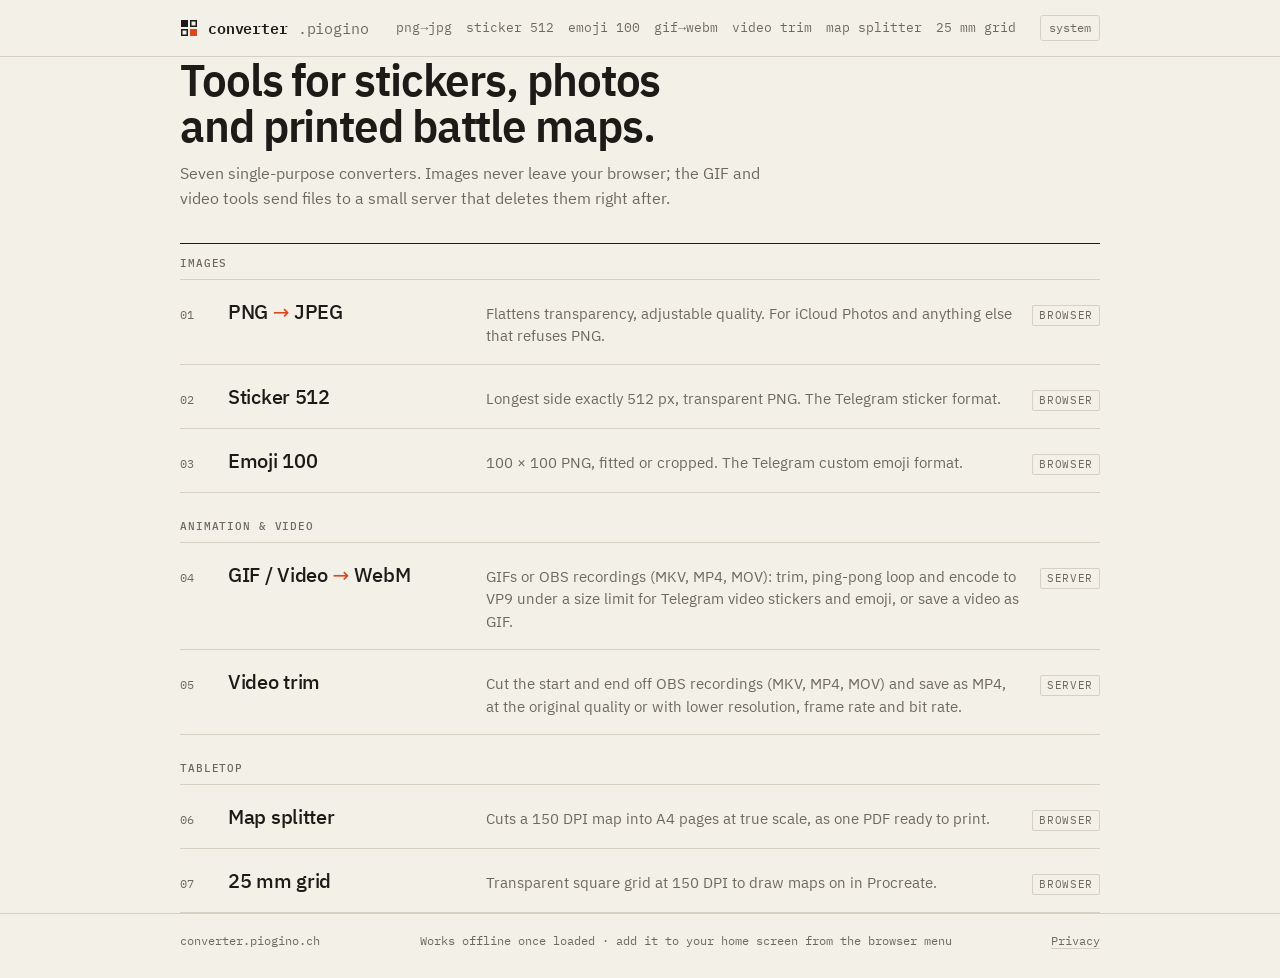
<file: index.html>
<!doctype html>
<html lang="en">
<head>
  <meta charset="utf-8">
  <meta http-equiv="Content-Security-Policy" content="default-src 'self'; script-src 'self'; style-src 'self' 'unsafe-inline'; img-src 'self' data: blob:; media-src 'self' data: blob:; font-src 'self'; connect-src 'self' https://api.piogino.ch data: blob:; worker-src 'self'; object-src 'none'; base-uri 'self'; form-action 'self'">
  <meta name="viewport" content="width=device-width, initial-scale=1">
  <title>converter.piogino</title>
  <meta name="description" content="Small file tools: PNG to JPEG, Telegram stickers and emoji, GIF and video to WebM, video trimming, battle map splitting and 25 mm grids.">
  <link rel="canonical" href="https://converter.piogino.ch/">
  <link rel="icon" href="/assets/icons/icon.svg" type="image/svg+xml">
  <link rel="apple-touch-icon" href="/assets/icons/icon-192.png">
  <link rel="manifest" href="/manifest.json">
  <meta name="theme-color" content="#f3f0e8" media="(prefers-color-scheme: light)">
  <meta name="theme-color" content="#151412" media="(prefers-color-scheme: dark)">
  <link rel="stylesheet" href="/assets/site.css">
  <script src="/assets/js/theme-init.js"></script>
</head>
<body>
  <header class="site-head">
    <div class="wrap">
      <a class="mark" href="/"><svg viewBox="0 0 18 18" aria-hidden="true"><rect x="1" y="1" width="7" height="7" fill="currentColor"/><rect x="10.75" y="1.75" width="5.5" height="5.5" fill="none" stroke="currentColor" stroke-width="1.5"/><rect x="1.75" y="10.75" width="5.5" height="5.5" fill="none" stroke="currentColor" stroke-width="1.5"/><rect x="10" y="10" width="7" height="7" fill="var(--accent)"/></svg>converter<span>.piogino</span></a>
      <nav class="tools-nav" aria-label="Tools">
        <a href="/pages/converters/png-to-jpeg.html">png→jpg</a>
        <a href="/pages/converters/png-stickers.html">sticker 512</a>
        <a href="/pages/converters/png-icons.html">emoji 100</a>
        <a href="/pages/converters/gif-to-webm.html">gif→webm</a>
        <a href="/pages/converters/video-trim.html">video trim</a>
        <a href="/pages/converters/image-splitter.html">map splitter</a>
        <a href="/pages/converters/grid-generator.html">25 mm grid</a>
      </nav>
      <button class="theme-btn" type="button">system</button>
    </div>
  </header>

  <main class="wrap">
    <div class="intro">
      <h1>Tools for stickers, photos<br>and printed battle maps.</h1>
      <p>Seven single-purpose converters. Images never leave your browser; the GIF and video tools send files to a small server that deletes them right after.</p>
    </div>

    <ol class="index">
      <li class="index-group">Images</li>
      <li><a href="/pages/converters/png-to-jpeg.html">
        <span class="n">01</span>
        <span class="t">PNG <span class="arrow">→</span> JPEG</span>
        <span class="d">Flattens transparency, adjustable quality. For iCloud Photos and anything else that refuses PNG.</span>
        <span class="w">browser</span>
      </a></li>
      <li><a href="/pages/converters/png-stickers.html">
        <span class="n">02</span>
        <span class="t">Sticker 512</span>
        <span class="d">Longest side exactly 512 px, transparent PNG. The Telegram sticker format.</span>
        <span class="w">browser</span>
      </a></li>
      <li><a href="/pages/converters/png-icons.html">
        <span class="n">03</span>
        <span class="t">Emoji 100</span>
        <span class="d">100 × 100 PNG, fitted or cropped. The Telegram custom emoji format.</span>
        <span class="w">browser</span>
      </a></li>

      <li class="index-group">Animation &amp; video</li>
      <li><a href="/pages/converters/gif-to-webm.html">
        <span class="n">04</span>
        <span class="t">GIF / Video <span class="arrow">→</span> WebM</span>
        <span class="d">GIFs or OBS recordings (MKV, MP4, MOV): trim, ping-pong loop and encode to VP9 under a size limit for Telegram video stickers and emoji, or save a video as GIF.</span>
        <span class="w">server</span>
      </a></li>
      <li><a href="/pages/converters/video-trim.html">
        <span class="n">05</span>
        <span class="t">Video trim</span>
        <span class="d">Cut the start and end off OBS recordings (MKV, MP4, MOV) and save as MP4, at the original quality or with lower resolution, frame rate and bit rate.</span>
        <span class="w">server</span>
      </a></li>

      <li class="index-group">Tabletop</li>
      <li><a href="/pages/converters/image-splitter.html">
        <span class="n">06</span>
        <span class="t">Map splitter</span>
        <span class="d">Cuts a 150 DPI map into A4 pages at true scale, as one PDF ready to print.</span>
        <span class="w">browser</span>
      </a></li>
      <li><a href="/pages/converters/grid-generator.html">
        <span class="n">07</span>
        <span class="t">25 mm grid</span>
        <span class="d">Transparent square grid at 150 DPI to draw maps on in Procreate.</span>
        <span class="w">browser</span>
      </a></li>
    </ol>
  </main>

  <footer class="site-foot">
    <div class="wrap">
      <span>converter.piogino.ch</span>
      <span>Works offline once loaded · add it to your home screen from the browser menu</span>
      <a href="/privacy.html">Privacy</a>
    </div>
  </footer>

  <script src="/assets/js/core.js"></script>
</body>
</html>
</file>
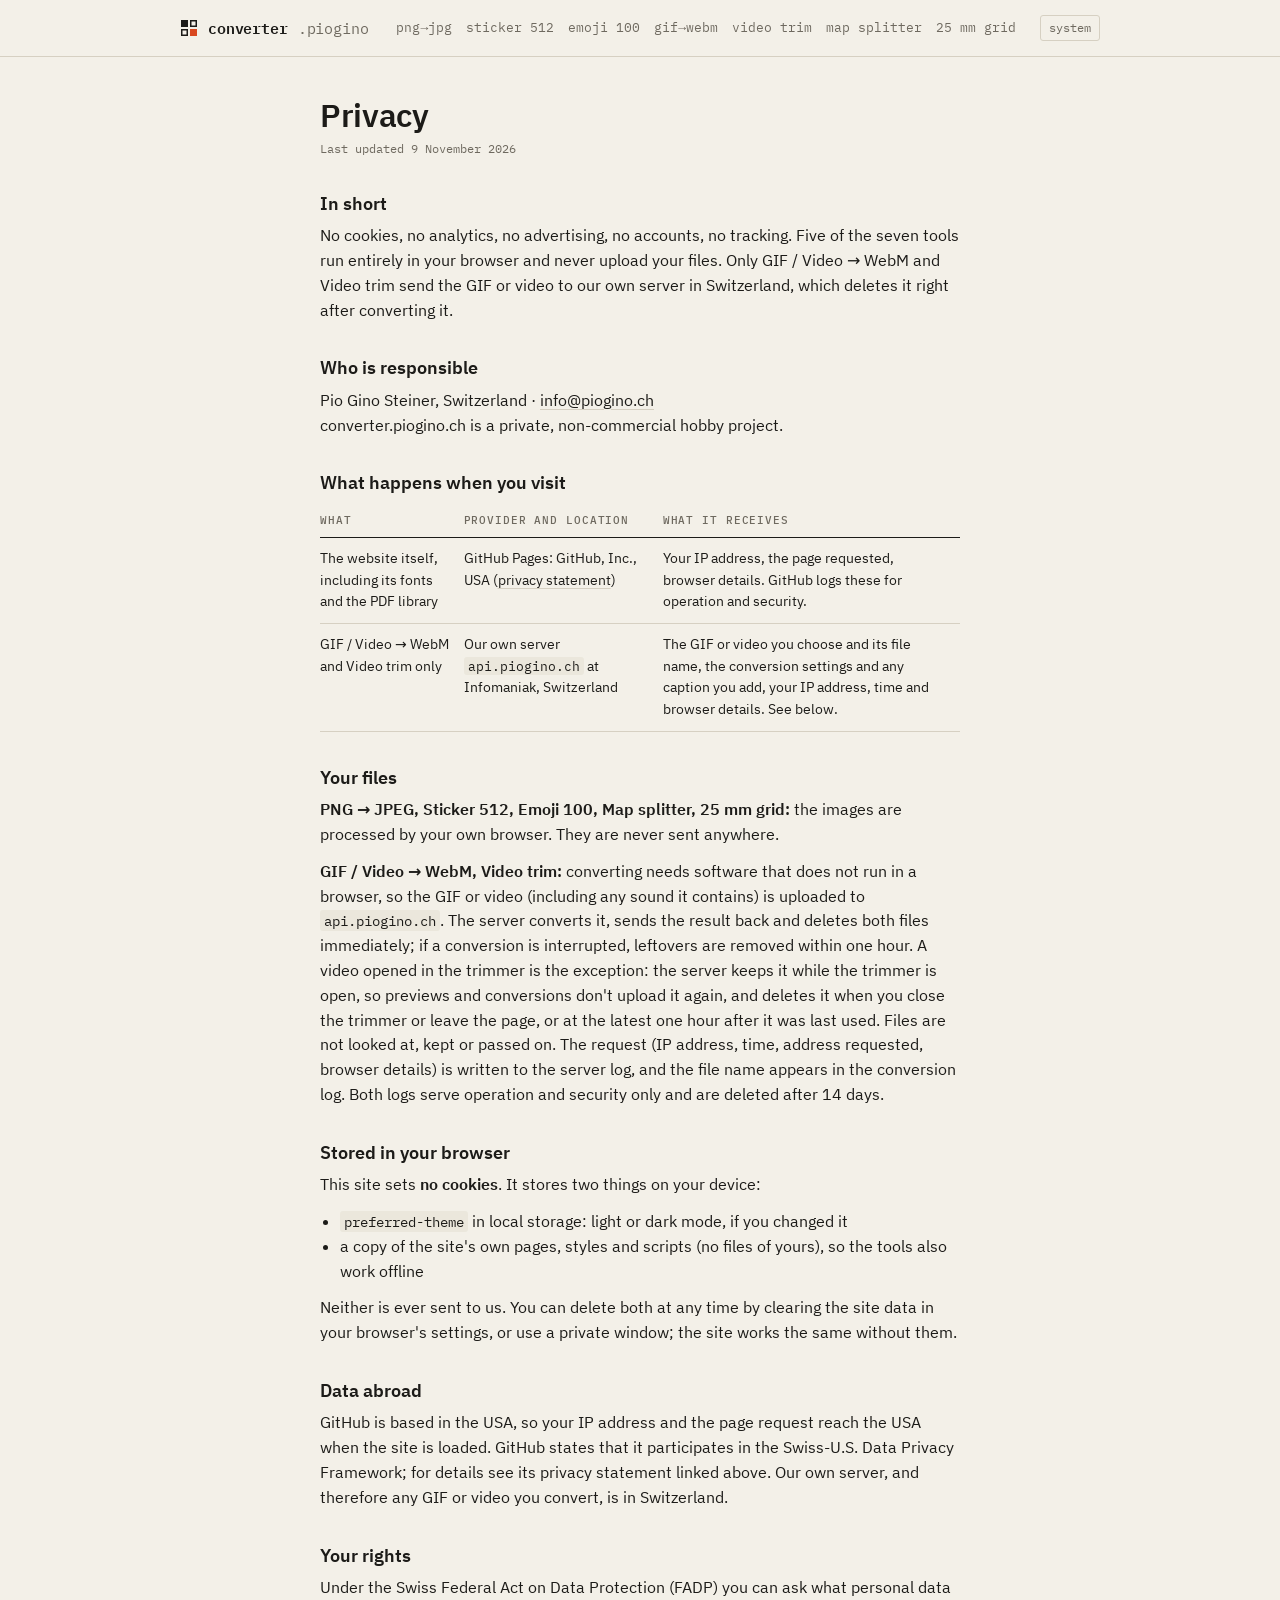
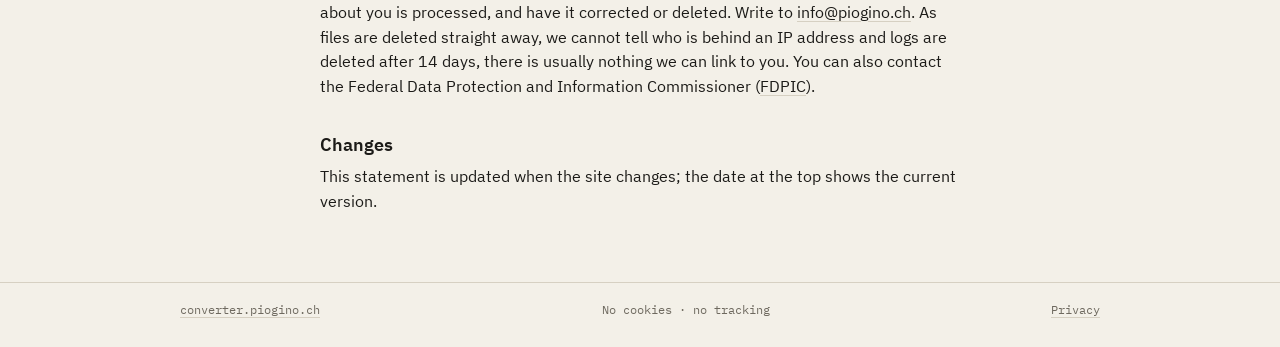
<file: privacy.html>
<!doctype html>
<html lang="en">
<head>
  <meta charset="utf-8">
  <meta http-equiv="Content-Security-Policy" content="default-src 'self'; script-src 'self'; style-src 'self' 'unsafe-inline'; img-src 'self' data: blob:; media-src 'self' data: blob:; font-src 'self'; connect-src 'self' https://api.piogino.ch data: blob:; worker-src 'self'; object-src 'none'; base-uri 'self'; form-action 'self'">
  <meta name="viewport" content="width=device-width, initial-scale=1">
  <title>Privacy · converter.piogino</title>
  <meta name="description" content="What converter.piogino.ch does with your data: no cookies, no tracking, images stay in your browser.">
  <link rel="canonical" href="https://converter.piogino.ch/privacy.html">
  <link rel="icon" href="/assets/icons/icon.svg" type="image/svg+xml">
  <link rel="apple-touch-icon" href="/assets/icons/icon-192.png">
  <link rel="manifest" href="/manifest.json">
  <meta name="theme-color" content="#f3f0e8" media="(prefers-color-scheme: light)">
  <meta name="theme-color" content="#151412" media="(prefers-color-scheme: dark)">
  <link rel="stylesheet" href="/assets/site.css">
  <script src="/assets/js/theme-init.js"></script>
</head>
<body>
  <!-- Privacy statement (Swiss FADP / nDSG Art. 19, Telecommunications Act Art. 45c). Keep it in step with reality:
       when a service, a stored value or the log retention changes, update this page and its date. -->
  <header class="site-head">
    <div class="wrap">
      <a class="mark" href="/"><svg viewBox="0 0 18 18" aria-hidden="true"><rect x="1" y="1" width="7" height="7" fill="currentColor"/><rect x="10.75" y="1.75" width="5.5" height="5.5" fill="none" stroke="currentColor" stroke-width="1.5"/><rect x="1.75" y="10.75" width="5.5" height="5.5" fill="none" stroke="currentColor" stroke-width="1.5"/><rect x="10" y="10" width="7" height="7" fill="var(--accent)"/></svg>converter<span>.piogino</span></a>
      <nav class="tools-nav" aria-label="Tools">
        <a href="/pages/converters/png-to-jpeg.html">png→jpg</a>
        <a href="/pages/converters/png-stickers.html">sticker 512</a>
        <a href="/pages/converters/png-icons.html">emoji 100</a>
        <a href="/pages/converters/gif-to-webm.html">gif→webm</a>
        <a href="/pages/converters/video-trim.html">video trim</a>
        <a href="/pages/converters/image-splitter.html">map splitter</a>
        <a href="/pages/converters/grid-generator.html">25 mm grid</a>
      </nav>
      <button class="theme-btn" type="button">system</button>
    </div>
  </header>

  <main class="wrap prose">
    <h1>Privacy</h1>
    <p class="updated">Last updated 9 November 2026</p>

    <h2>In short</h2>
    <p>No cookies, no analytics, no advertising, no accounts, no tracking. Five of the seven tools run entirely in your
      browser and never upload your files. Only GIF / Video → WebM and Video trim send the GIF or video to our own server in
      Switzerland, which deletes it right after converting it.</p>

    <h2>Who is responsible</h2>
    <p>Pio Gino Steiner, Switzerland · <a href="mailto:info@piogino.ch">info@piogino.ch</a><br>
      converter.piogino.ch is a private, non-commercial hobby project.</p>

    <h2>What happens when you visit</h2>
    <div class="table-wrap"><table>
      <thead><tr><th>What</th><th>Provider and location</th><th>What it receives</th></tr></thead>
      <tbody>
        <tr><td>The website itself, including its fonts and the PDF library</td>
          <td>GitHub Pages: GitHub, Inc., USA (<a href="https://docs.github.com/en/site-policy/privacy-policies/github-general-privacy-statement" target="_blank" rel="noopener">privacy statement</a>)</td>
          <td>Your IP address, the page requested, browser details. GitHub logs these for operation and security.</td></tr>
        <tr><td>GIF / Video → WebM and Video trim only</td>
          <td>Our own server <code>api.piogino.ch</code> at Infomaniak, Switzerland</td>
          <td>The GIF or video you choose and its file name, the conversion settings and any caption you add, your IP address, time and browser details.
            See below.</td></tr>
      </tbody>
    </table></div>

    <h2>Your files</h2>
    <p><strong>PNG → JPEG, Sticker 512, Emoji 100, Map splitter, 25 mm grid:</strong> the images are processed by your
      own browser. They are never sent anywhere.</p>
    <p><strong>GIF / Video → WebM, Video trim:</strong> converting needs software that does not run in a browser, so the GIF or video
      (including any sound it contains) is uploaded to
      <code>api.piogino.ch</code>. The server converts it, sends the result back and deletes both files immediately; if a
      conversion is interrupted, leftovers are removed within one hour. A video opened in the trimmer is the exception:
      the server keeps it while the trimmer is open, so previews and conversions don't upload it again, and deletes it
      when you close the trimmer or leave the page, or at the latest one hour after it was last used. Files are not looked at, kept or passed on.
      The request (IP address, time, address requested, browser details) is written to the server log, and the file
      name appears in the conversion log. Both logs serve operation and security only and are deleted after 14 days.</p>

    <h2>Stored in your browser</h2>
    <p>This site sets <strong>no cookies</strong>. It stores two things on your device:</p>
    <ul>
      <li><code>preferred-theme</code> in local storage: light or dark mode, if you changed it</li>
      <li>a copy of the site's own pages, styles and scripts (no files of yours), so the tools also work offline</li>
    </ul>
    <p>Neither is ever sent to us. You can delete both at any time by clearing the site data in your browser's settings,
      or use a private window; the site works the same without them.</p>

    <h2>Data abroad</h2>
    <p>GitHub is based in the USA, so your IP address and the page request reach the USA when the site is loaded. GitHub
      states that it participates in the Swiss-U.S. Data Privacy Framework; for details see its privacy statement linked
      above. Our own server, and therefore any GIF or video you convert, is in Switzerland.</p>

    <h2>Your rights</h2>
    <p>Under the Swiss Federal Act on Data Protection (FADP) you can ask what personal data about you is processed, and
      have it corrected or deleted. Write to <a href="mailto:info@piogino.ch">info@piogino.ch</a>. As files are deleted
      straight away, we cannot tell who is behind an IP address and logs are deleted after 14 days, there is usually
      nothing we can link to you. You can also contact the Federal Data Protection and Information Commissioner
      (<a href="https://www.edoeb.admin.ch" target="_blank" rel="noopener">FDPIC</a>).</p>

    <h2>Changes</h2>
    <p>This statement is updated when the site changes; the date at the top shows the current version.</p>
  </main>

  <footer class="site-foot">
    <div class="wrap">
      <a href="/">converter.piogino.ch</a>
      <span>No cookies · no tracking</span>
      <a href="/privacy.html" aria-current="page">Privacy</a>
    </div>
  </footer>

  <script src="/assets/js/core.js"></script>
</body>
</html>
</file>
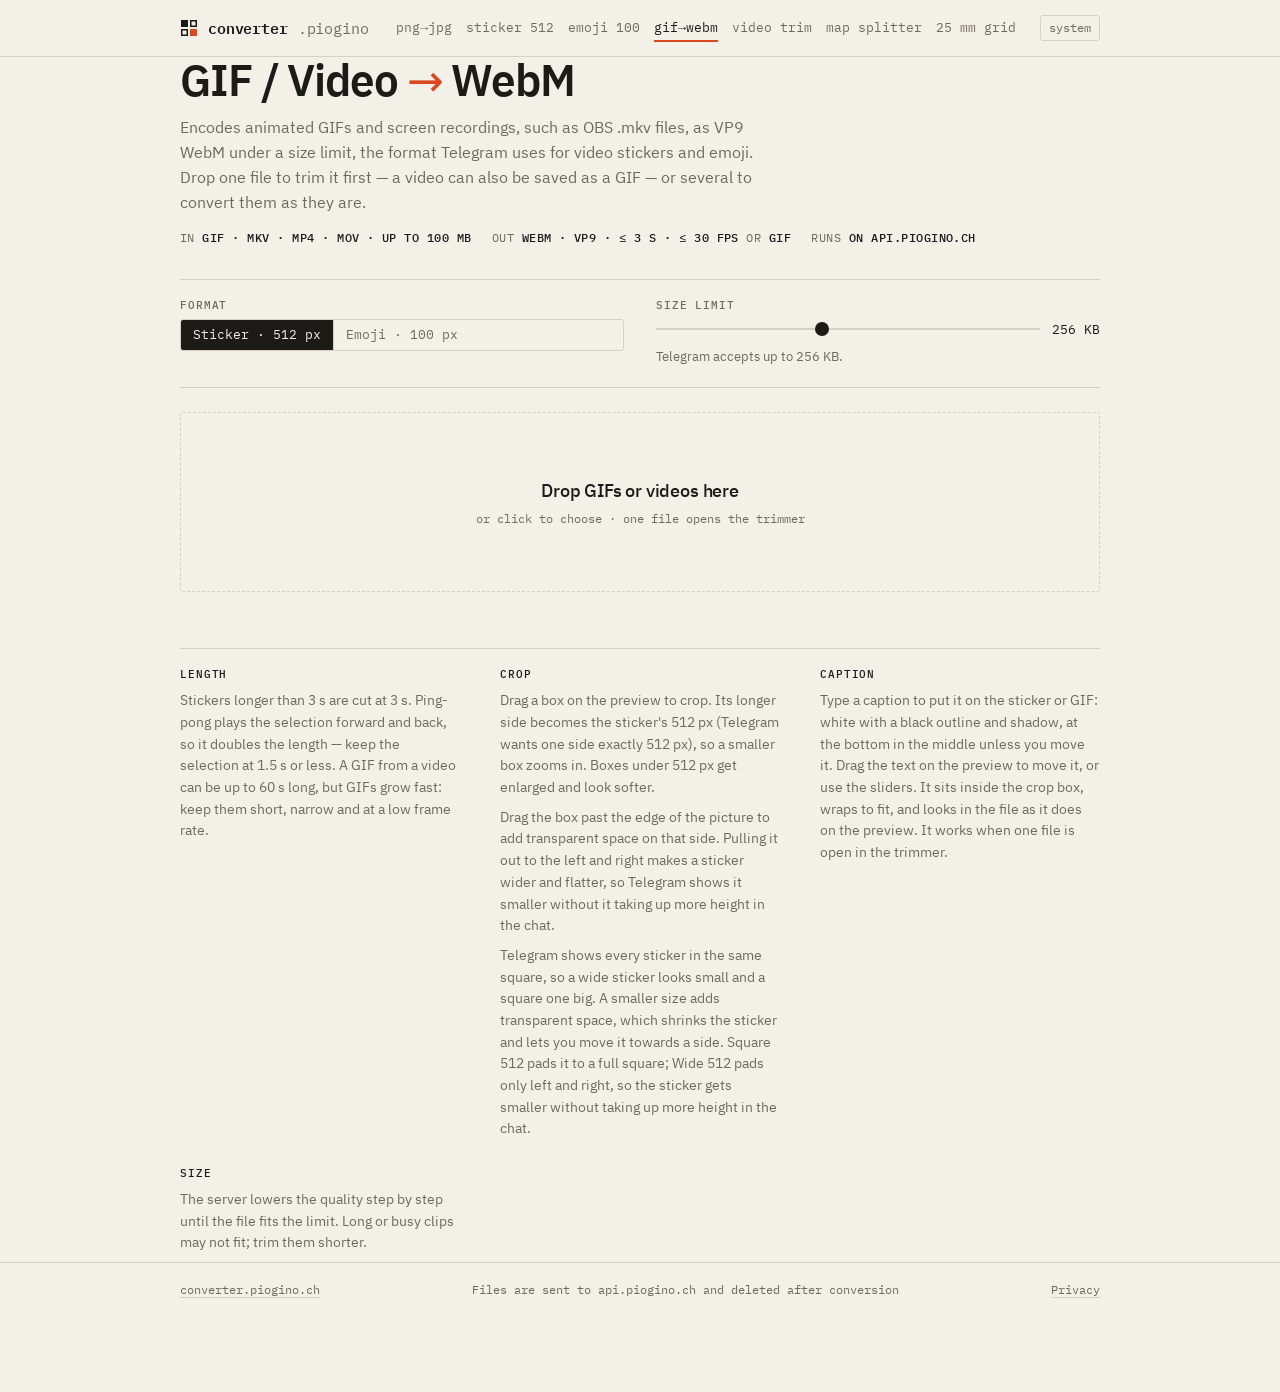
<file: html/gif-converter.html>
<!doctype html>
<meta charset="utf-8">
<title>Moved</title>
<link rel="canonical" href="/pages/converters/gif-to-webm.html">
<meta http-equiv="refresh" content="0; url=/pages/converters/gif-to-webm.html">
<a href="/pages/converters/gif-to-webm.html">This tool moved here.</a>
</file>
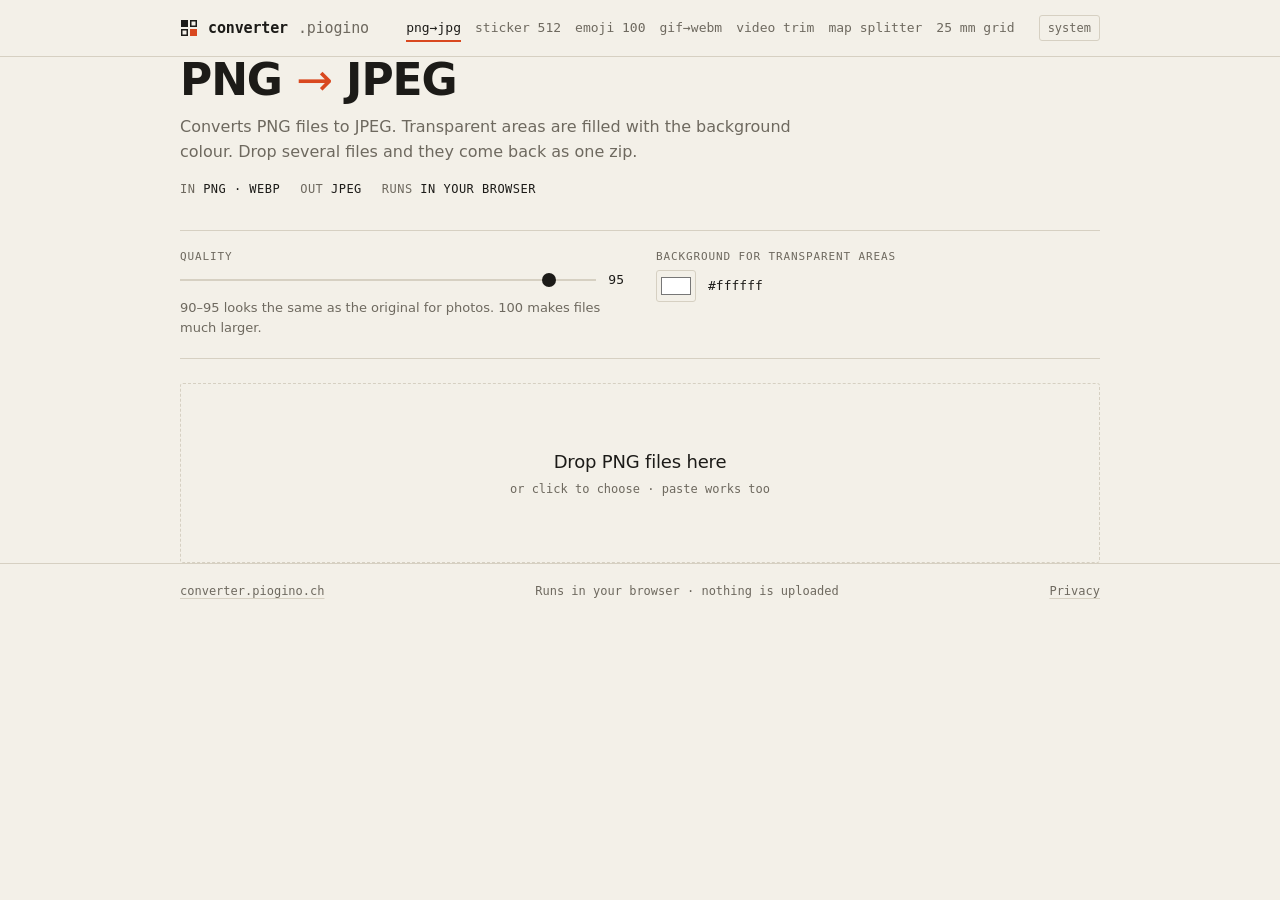
<file: html/png-converter.html>
<!doctype html>
<meta charset="utf-8">
<title>Moved</title>
<link rel="canonical" href="/pages/converters/png-to-jpeg.html">
<meta http-equiv="refresh" content="0; url=/pages/converters/png-to-jpeg.html">
<a href="/pages/converters/png-to-jpeg.html">This tool moved here.</a>
</file>
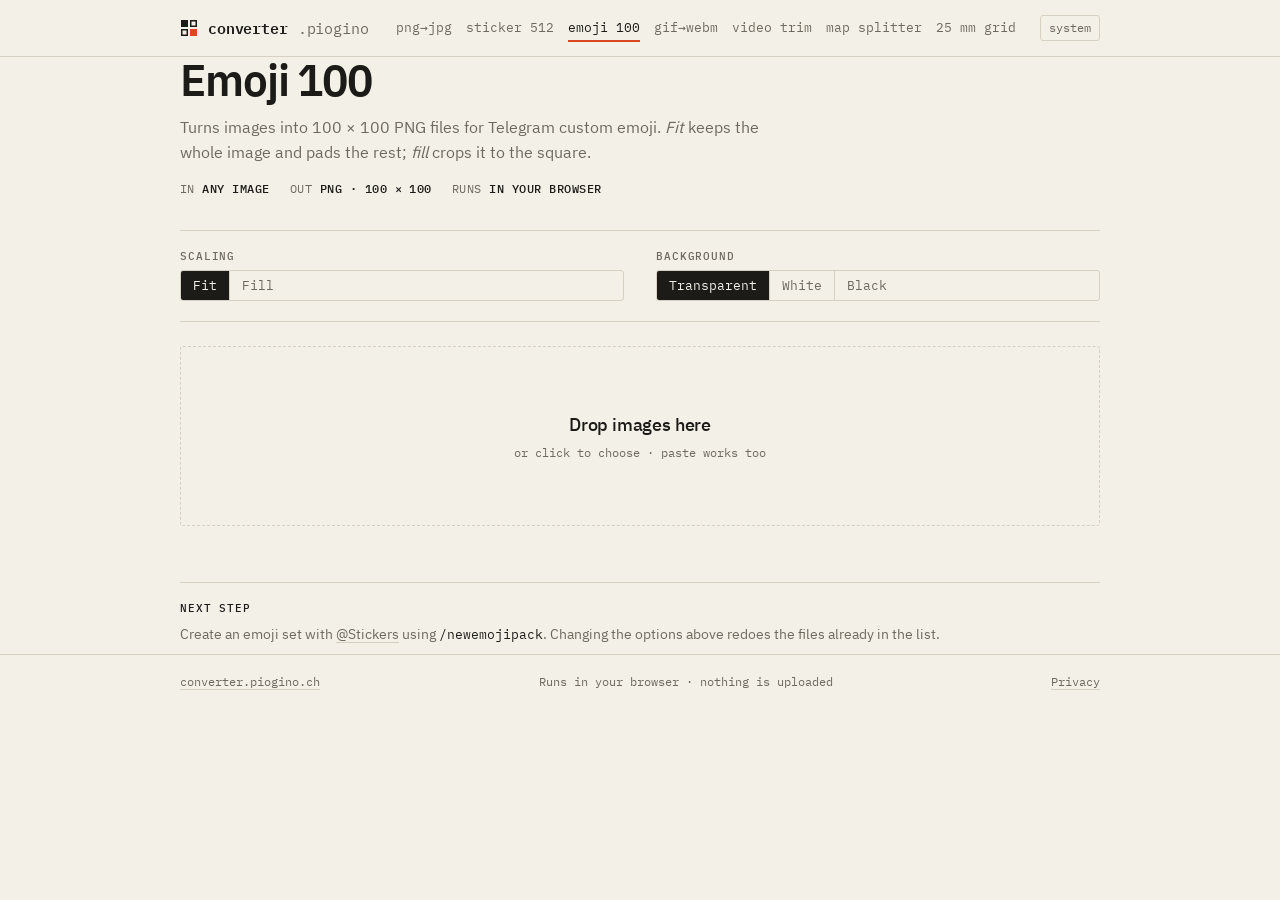
<file: html/png-icons.html>
<!doctype html>
<meta charset="utf-8">
<title>Moved</title>
<link rel="canonical" href="/pages/converters/png-icons.html">
<meta http-equiv="refresh" content="0; url=/pages/converters/png-icons.html">
<a href="/pages/converters/png-icons.html">This tool moved here.</a>
</file>
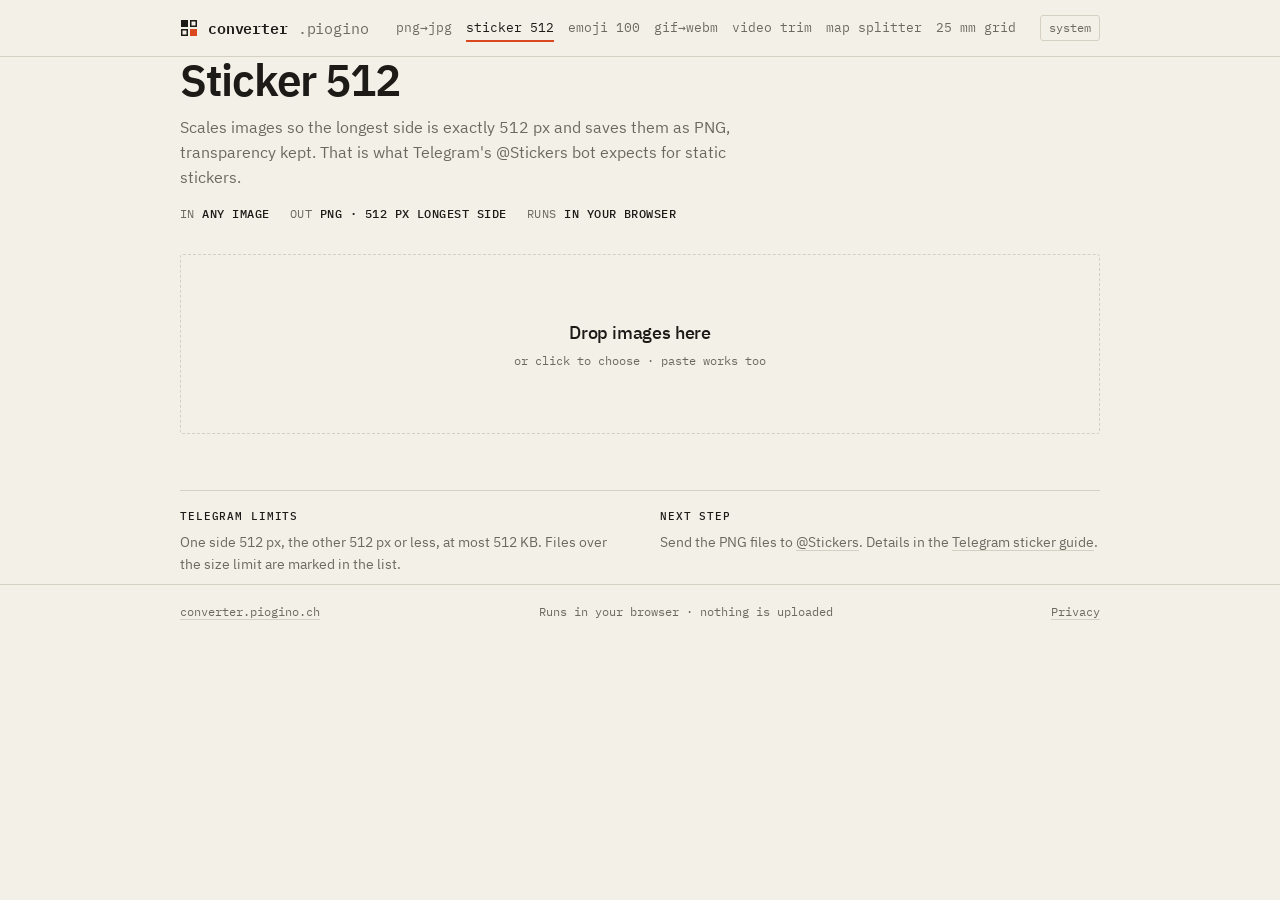
<file: html/png-stickers.html>
<!doctype html>
<meta charset="utf-8">
<title>Moved</title>
<link rel="canonical" href="/pages/converters/png-stickers.html">
<meta http-equiv="refresh" content="0; url=/pages/converters/png-stickers.html">
<a href="/pages/converters/png-stickers.html">This tool moved here.</a>
</file>
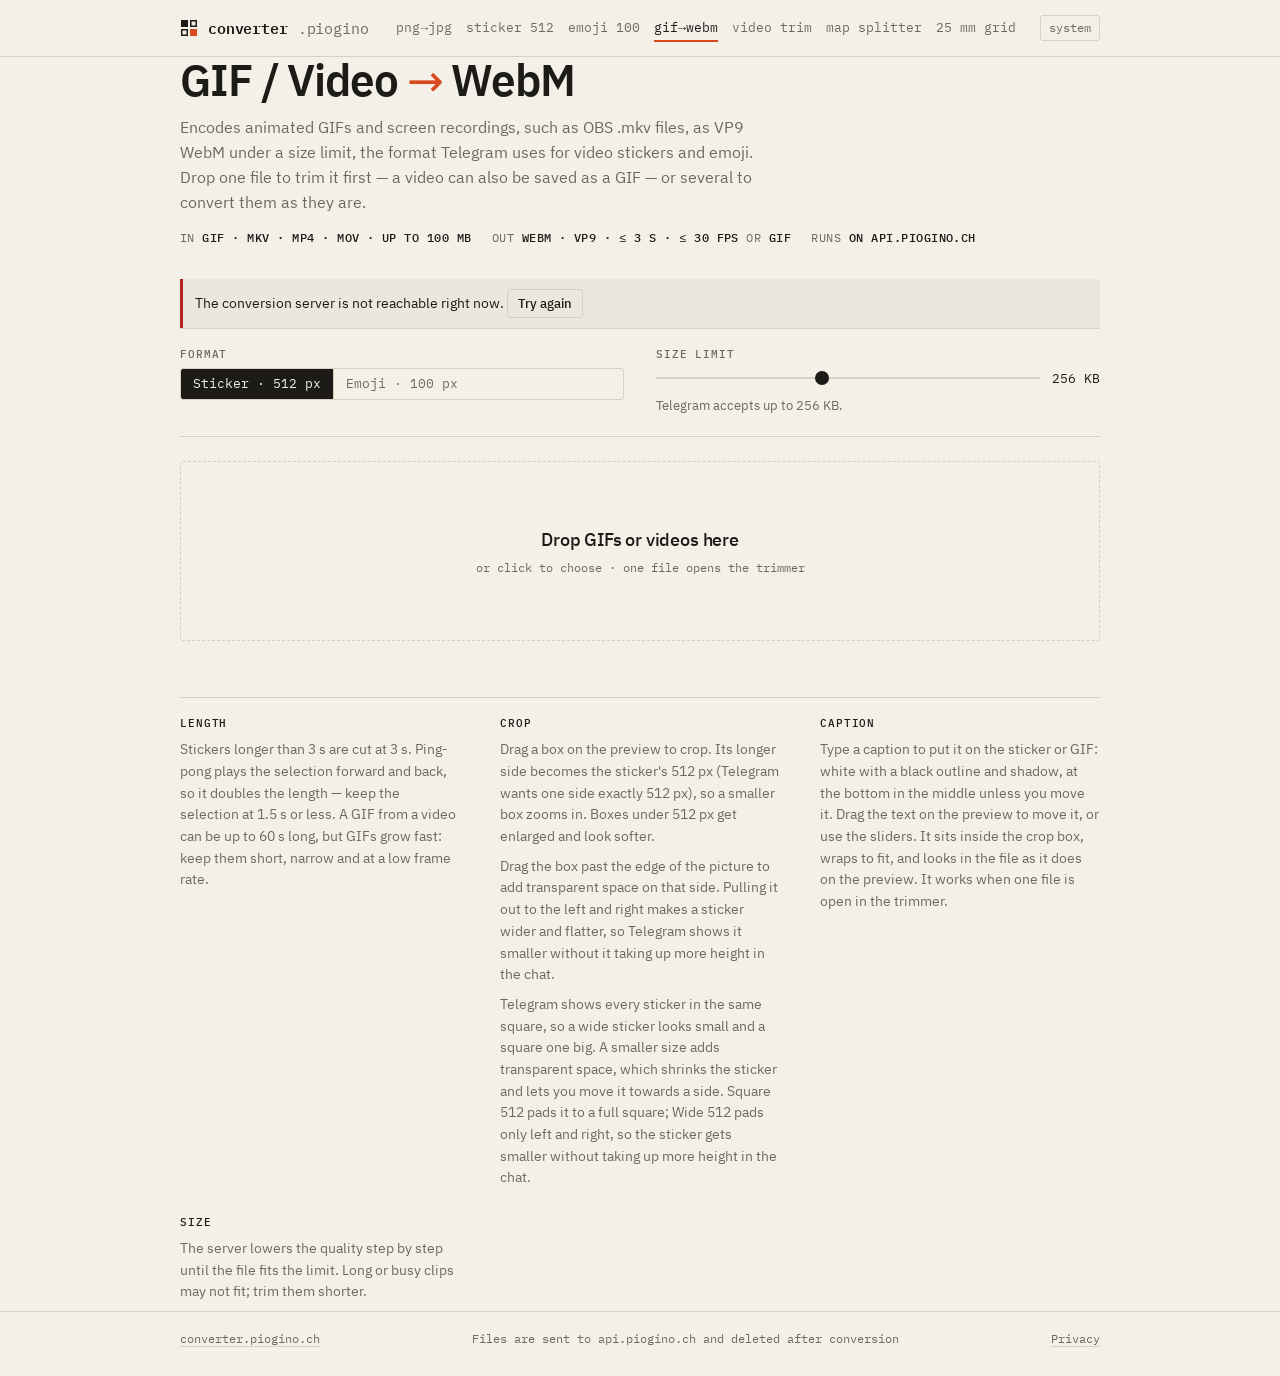
<file: pages/converters/gif-to-webm.html>
<!doctype html>
<html lang="en">
<head>
  <meta charset="utf-8">
  <meta http-equiv="Content-Security-Policy" content="default-src 'self'; script-src 'self'; style-src 'self' 'unsafe-inline'; img-src 'self' data: blob:; media-src 'self' data: blob:; font-src 'self'; connect-src 'self' https://api.piogino.ch data: blob:; worker-src 'self'; object-src 'none'; base-uri 'self'; form-action 'self'">
  <meta name="viewport" content="width=device-width, initial-scale=1">
  <title>GIF / Video to WebM · converter.piogino</title>
  <meta name="description" content="Trim animated GIFs or screen recordings (MKV, MP4, MOV) and convert them to VP9 WebM for Telegram video stickers and emoji, or to GIF.">
  <link rel="canonical" href="https://converter.piogino.ch/pages/converters/gif-to-webm.html">
  <link rel="icon" href="/assets/icons/icon.svg" type="image/svg+xml">
  <link rel="apple-touch-icon" href="/assets/icons/icon-192.png">
  <link rel="manifest" href="/manifest.json">
  <meta name="theme-color" content="#f3f0e8" media="(prefers-color-scheme: light)">
  <meta name="theme-color" content="#151412" media="(prefers-color-scheme: dark)">
  <link rel="stylesheet" href="/assets/site.css">
  <script src="/assets/js/theme-init.js"></script>
</head>
<body>
  <header class="site-head">
    <div class="wrap">
      <a class="mark" href="/"><svg viewBox="0 0 18 18" aria-hidden="true"><rect x="1" y="1" width="7" height="7" fill="currentColor"/><rect x="10.75" y="1.75" width="5.5" height="5.5" fill="none" stroke="currentColor" stroke-width="1.5"/><rect x="1.75" y="10.75" width="5.5" height="5.5" fill="none" stroke="currentColor" stroke-width="1.5"/><rect x="10" y="10" width="7" height="7" fill="var(--accent)"/></svg>converter<span>.piogino</span></a>
      <nav class="tools-nav" aria-label="Tools">
        <a href="/pages/converters/png-to-jpeg.html">png→jpg</a>
        <a href="/pages/converters/png-stickers.html">sticker 512</a>
        <a href="/pages/converters/png-icons.html">emoji 100</a>
        <a href="/pages/converters/gif-to-webm.html" aria-current="page">gif→webm</a>
        <a href="/pages/converters/video-trim.html">video trim</a>
        <a href="/pages/converters/image-splitter.html">map splitter</a>
        <a href="/pages/converters/grid-generator.html">25 mm grid</a>
      </nav>
      <button class="theme-btn" type="button">system</button>
    </div>
  </header>

  <main class="wrap">
    <div class="intro">
      <h1>GIF / Video <span class="arrow">→</span> WebM</h1>
      <p>Encodes animated GIFs and screen recordings, such as OBS .mkv files, as VP9 WebM under a size limit, the format Telegram uses for video stickers and emoji. Drop one file to trim it first — a video can also be saved as a GIF — or several to convert them as they are.</p>
      <div class="spec"><span>In <b>GIF · MKV · MP4 · MOV · up to 100 MB</b></span><span>Out <b>WebM · VP9 · ≤ 3 s · ≤ 30 fps</b> or <b>GIF</b></span><span>Runs <b>on api.piogino.ch</b></span></div>
    </div>
    <p class="msg bad" id="server" hidden></p>

    <div class="panel">
      <fieldset class="field">
        <legend>Format</legend>
        <div class="seg">
          <label><input type="radio" name="mode" value="sticker" checked><span>Sticker · 512 px</span></label>
          <label><input type="radio" name="mode" value="emoji"><span>Emoji · 100 px</span></label>
        </div>
      </fieldset>
      <div class="field">
        <label for="maxSize">Size limit</label>
        <div class="row"><input type="range" id="maxSize" min="64" max="512" step="32" value="256"><output id="maxSizeOut" for="maxSize">256 KB</output></div>
        <p class="hint">Telegram accepts up to 256 KB.</p>
      </div>
    </div>

    <div class="drop" id="drop" tabindex="0" role="button" aria-label="Drop GIFs or videos here">
      <div><strong>Drop GIFs or videos here</strong><small>or click to choose · one file opens the trimmer</small></div>
      <input type="file" accept="image/gif,.gif,video/x-matroska,.mkv,video/mp4,.mp4,video/quicktime,.mov" multiple>
    </div>
    <p class="msg" id="msg"></p>

    <section class="editor" id="editor" hidden aria-label="Trim">
      <div class="editor-head">
        <span class="editor-name" id="edName"></span>
        <button class="btn ghost small" type="button" id="edClose">Close</button>
      </div>
      <div class="stage editor-stage">
        <div class="crop-wrap" id="cropWrap">
          <video id="video" muted playsinline preload="auto"></video>
          <img id="still" alt="" hidden>
          <div class="crop-box" id="cropBox" hidden></div>
        </div>
      </div>
      <div class="editor-controls crop-controls">
        <div class="field compact">
          <span class="label">Crop</span>
          <div class="seg">
            <label><input type="radio" name="cropShape" value="free" checked><span>Free</span></label>
            <label><input type="radio" name="cropShape" value="square"><span>Square</span></label>
          </div>
        </div>
        <button class="btn ghost small" type="button" id="cropReset">Full frame</button>
        <p class="hint crop-info" id="cropInfo"></p>
      </div>
      <div class="timeline" id="timeline">
        <div class="tl-track" id="track">
          <div class="tl-sel" id="sel">
            <span class="tl-handle" id="hStart" role="slider" tabindex="0" aria-label="Start"></span>
            <span class="tl-handle" id="hEnd" role="slider" tabindex="0" aria-label="End"></span>
          </div>
          <div class="tl-head" id="head"></div>
        </div>
        <div class="tl-scale"><span>0 s</span><span id="tlTotal"></span></div>
      </div>
      <div class="editor-controls">
        <button class="btn ghost small" type="button" id="play">Pause</button>
        <label class="field compact"><span class="label">Start</span><input type="number" id="start" min="0" step="0.05" value="0"></label>
        <label class="field compact"><span class="label">End</span><input type="number" id="end" min="0" step="0.05" value="0"></label>
        <div class="field compact"><span class="label">Length</span><output id="len" class="value">0.00 s</output></div>
        <label class="check"><input type="checkbox" id="pingpong"> Ping-pong</label>
        <span class="editor-presets">
          <button class="btn ghost small" type="button" data-preset="3">First 3 s</button>
          <button class="btn ghost small" type="button" data-preset="1.5">First 1.5 s</button>
          <button class="btn ghost small" type="button" data-preset="all">Whole clip</button>
        </span>
      </div>
      <p class="hint" id="lenHint"></p>
      <p class="hint keys"><kbd>Space</kbd> play/pause · <kbd>←</kbd> <kbd>→</kbd> one frame (<kbd>Shift</kbd>: 1 s) · <kbd>I</kbd> <kbd>O</kbd> start/end at the playhead · <kbd>Home</kbd> <kbd>End</kbd> first/last frame</p>
      <div class="editor-controls caption-controls">
        <label class="field compact caption-field"><span class="label">Caption</span>
          <input type="text" id="captionText" maxlength="200" placeholder="Text on the picture" autocomplete="off"></label>
        <label class="field compact layout-range"><span class="label">Text size <output id="captionSizeOut">12 %</output></span>
          <input type="range" id="captionSize" min="5" max="30" step="1" value="12"></label>
        <label class="field compact layout-range"><span class="label">Horizontal <output id="captionXOut">center</output></span>
          <input type="range" id="captionX" min="0" max="100" step="1" value="50"></label>
        <label class="field compact layout-range"><span class="label">Vertical <output id="captionYOut">bottom</output></span>
          <input type="range" id="captionY" min="0" max="100" step="1" value="100"></label>
        <button class="btn ghost small" type="button" id="captionReset">Reset</button>
      </div>
      <div class="editor-controls layout-controls">
        <div class="field compact">
          <span class="label">Sticker frame</span>
          <div class="seg">
            <label><input type="radio" name="frame" value="tight" checked><span>Tight</span></label>
            <label><input type="radio" name="frame" value="square"><span>Square 512</span></label>
            <label><input type="radio" name="frame" value="wide"><span>Wide 512</span></label>
          </div>
        </div>
        <label class="field compact layout-range"><span class="label">Size <output id="layoutSizeOut">100 %</output></span>
          <input type="range" id="layoutSize" min="20" max="100" step="1" value="100"></label>
        <label class="field compact layout-range"><span class="label">Horizontal <output id="layoutXOut">center</output></span>
          <input type="range" id="layoutX" min="0" max="100" step="1" value="50"></label>
        <label class="field compact layout-range"><span class="label">Vertical <output id="layoutYOut">middle</output></span>
          <input type="range" id="layoutY" min="0" max="100" step="1" value="50"></label>
        <button class="btn ghost small" type="button" id="layoutReset">Reset</button>
      </div>
      <figure class="tg-preview">
        <div class="tg-chat" id="tgChat">
          <div class="tg-row in"><div class="tg-bubble">Look what I recorded<time>13:41</time></div></div>
          <div class="tg-row out"><div class="tg-bubble">Ha, nice. Here's how it looks from my side<time>13:41</time></div></div>
          <div class="tg-row in tg-sticker-row"><div class="tg-sticker"><canvas></canvas><time>13:42</time></div></div>
          <div class="tg-row out tg-sticker-row"><div class="tg-sticker"><canvas></canvas><time>13:42</time></div></div>
          <div class="tg-row in tg-emoji-row"><div class="tg-bubble">That one goes in the text <canvas class="tg-emoji"></canvas> like this<time>13:43</time></div></div>
          <div class="tg-row out tg-emoji-row"><div class="tg-bubble">And on my side <canvas class="tg-emoji"></canvas> too<time>13:43</time></div></div>
        </div>
        <figcaption class="hint"><span id="tgCaption">Telegram-style preview, approximate: stickers show inside a 224 px square, aligned to the sender's side.</span>
          <label class="check"><input type="checkbox" id="tgEdges"> Show sticker edges</label></figcaption>
      </figure>
      <div class="editor-controls" id="gifOpts" hidden>
        <label class="field compact"><span class="label">GIF width</span>
          <select id="gifWidth"><option value="320">320 px</option><option value="480" selected>480 px</option><option value="640">640 px</option><option value="1280">original</option></select></label>
        <label class="field compact"><span class="label">GIF frame rate</span>
          <select id="gifFps"><option value="10">10 fps</option><option value="15" selected>15 fps</option><option value="20">20 fps</option><option value="30">30 fps</option></select></label>
        <button class="btn ghost small" type="button" id="gifPreviewBtn">Preview GIF</button>
      </div>
      <figure class="gif-preview" id="gifPreview" hidden>
        <div class="stage"><img id="gifImg" alt="GIF preview"></div>
        <figcaption class="hint" id="gifMeta"></figcaption>
      </figure>
      <div class="actions">
        <button class="btn" type="button" id="toWebm">Convert to WebM</button>
        <button class="btn ghost" type="button" id="toGif">Save trimmed GIF</button>
      </div>
    </section>

    <div class="results" id="results"></div>

    <div class="notes">
      <div>
        <h2>Length</h2>
        <p>Stickers longer than 3 s are cut at 3 s. Ping-pong plays the selection forward and back, so it doubles the length — keep the selection at 1.5 s or less. A GIF from a video can be up to 60 s long, but GIFs grow fast: keep them short, narrow and at a low frame rate.</p>
      </div>
      <div>
        <h2>Crop</h2>
        <p>Drag a box on the preview to crop. Its longer side becomes the sticker's 512 px (Telegram wants one side exactly 512 px), so a smaller box zooms in. Boxes under 512 px get enlarged and look softer.</p>
        <p>Drag the box past the edge of the picture to add transparent space on that side. Pulling it out to the left and right makes a sticker wider and flatter, so Telegram shows it smaller without it taking up more height in the chat.</p>
        <p>Telegram shows every sticker in the same square, so a wide sticker looks small and a square one big. A smaller size adds transparent space, which shrinks the sticker and lets you move it towards a side. Square 512 pads it to a full square; Wide 512 pads only left and right, so the sticker gets smaller without taking up more height in the chat.</p>
      </div>
      <div>
        <h2>Caption</h2>
        <p>Type a caption to put it on the sticker or GIF: white with a black outline and shadow, at the bottom in the middle unless you move it. Drag the text on the preview to move it, or use the sliders. It sits inside the crop box, wraps to fit, and looks in the file as it does on the preview. It works when one file is open in the trimmer.</p>
      </div>
      <div>
        <h2>Size</h2>
        <p>The server lowers the quality step by step until the file fits the limit. Long or busy clips may not fit; trim them shorter.</p>
      </div>
    </div>
  </main>

  <footer class="site-foot">
    <div class="wrap">
      <a href="/">converter.piogino.ch</a>
      <span>Files are sent to api.piogino.ch and deleted after conversion</span>
      <a href="/privacy.html">Privacy</a>
    </div>
  </footer>

  <script src="/assets/js/core.js"></script>
  <script src="/assets/js/trimmer.js"></script>
  <script src="/assets/js/crop.js"></script>
  <script src="/assets/js/gif.js"></script>
</body>
</html>
</file>
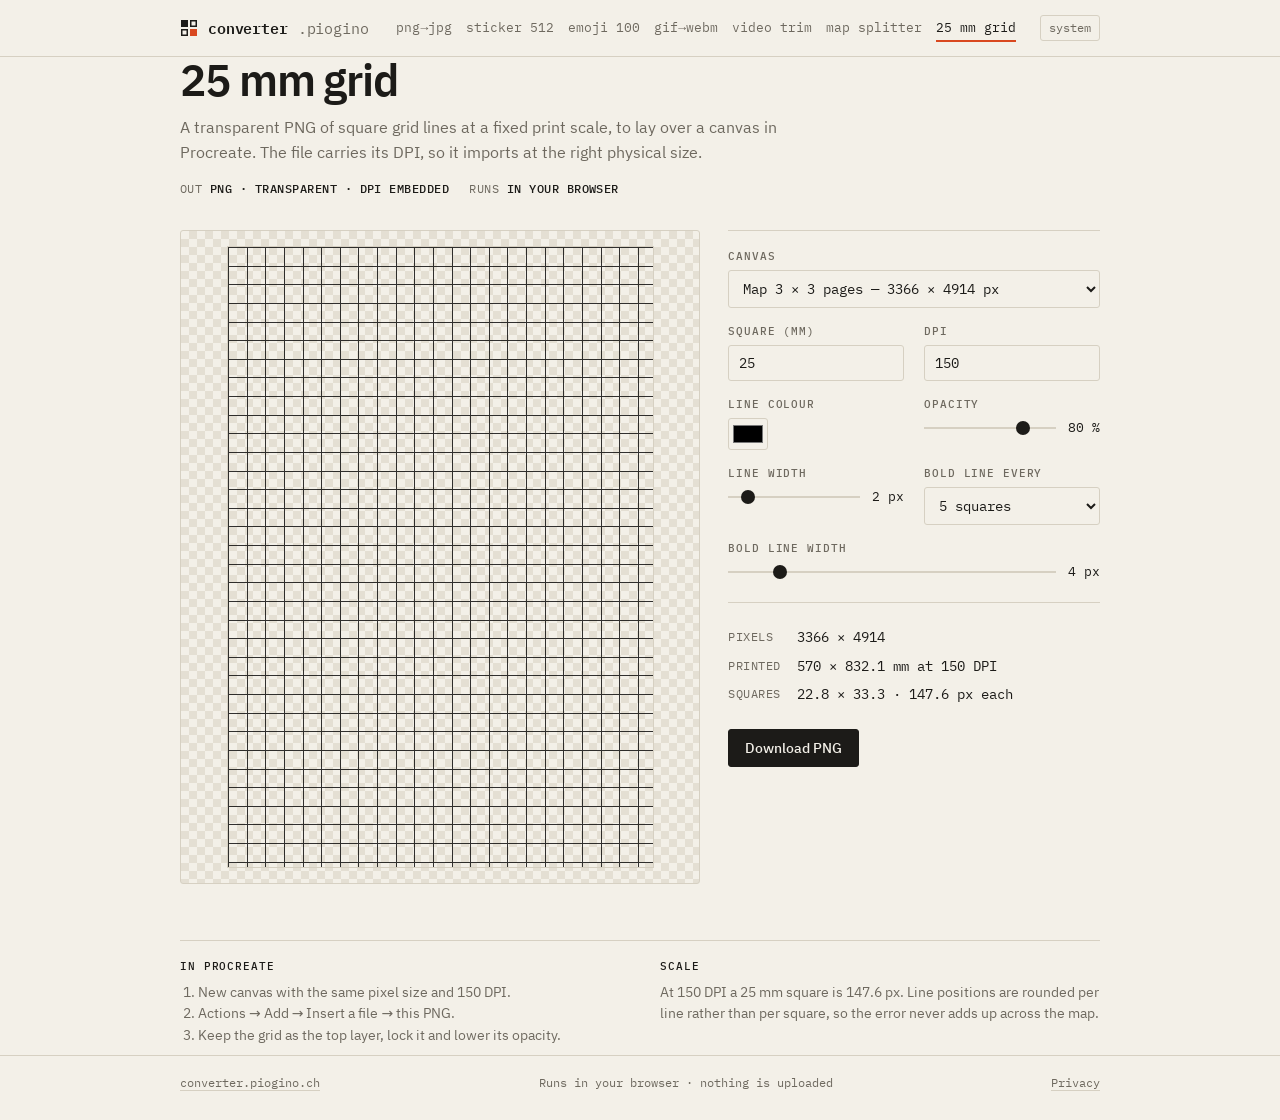
<file: pages/converters/grid-generator.html>
<!doctype html>
<html lang="en">
<head>
  <meta charset="utf-8">
  <meta http-equiv="Content-Security-Policy" content="default-src 'self'; script-src 'self'; style-src 'self' 'unsafe-inline'; img-src 'self' data: blob:; media-src 'self' data: blob:; font-src 'self'; connect-src 'self' https://api.piogino.ch data: blob:; worker-src 'self'; object-src 'none'; base-uri 'self'; form-action 'self'">
  <meta name="viewport" content="width=device-width, initial-scale=1">
  <title>25 mm grid · converter.piogino</title>
  <meta name="description" content="Generate a transparent 25 mm square grid PNG at 150 DPI for battle maps in Procreate.">
  <link rel="canonical" href="https://converter.piogino.ch/pages/converters/grid-generator.html">
  <link rel="icon" href="/assets/icons/icon.svg" type="image/svg+xml">
  <link rel="apple-touch-icon" href="/assets/icons/icon-192.png">
  <link rel="manifest" href="/manifest.json">
  <meta name="theme-color" content="#f3f0e8" media="(prefers-color-scheme: light)">
  <meta name="theme-color" content="#151412" media="(prefers-color-scheme: dark)">
  <link rel="stylesheet" href="/assets/site.css">
  <script src="/assets/js/theme-init.js"></script>
</head>
<body>
  <header class="site-head">
    <div class="wrap">
      <a class="mark" href="/"><svg viewBox="0 0 18 18" aria-hidden="true"><rect x="1" y="1" width="7" height="7" fill="currentColor"/><rect x="10.75" y="1.75" width="5.5" height="5.5" fill="none" stroke="currentColor" stroke-width="1.5"/><rect x="1.75" y="10.75" width="5.5" height="5.5" fill="none" stroke="currentColor" stroke-width="1.5"/><rect x="10" y="10" width="7" height="7" fill="var(--accent)"/></svg>converter<span>.piogino</span></a>
      <nav class="tools-nav" aria-label="Tools">
        <a href="/pages/converters/png-to-jpeg.html">png→jpg</a>
        <a href="/pages/converters/png-stickers.html">sticker 512</a>
        <a href="/pages/converters/png-icons.html">emoji 100</a>
        <a href="/pages/converters/gif-to-webm.html">gif→webm</a>
        <a href="/pages/converters/video-trim.html">video trim</a>
        <a href="/pages/converters/image-splitter.html">map splitter</a>
        <a href="/pages/converters/grid-generator.html" aria-current="page">25 mm grid</a>
      </nav>
      <button class="theme-btn" type="button">system</button>
    </div>
  </header>

  <main class="wrap">
    <div class="intro">
      <h1>25 mm grid</h1>
      <p>A transparent PNG of square grid lines at a fixed print scale, to lay over a canvas in Procreate. The file carries its DPI, so it imports at the right physical size.</p>
      <div class="spec"><span>Out <b>PNG · transparent · DPI embedded</b></span><span>Runs <b>in your browser</b></span></div>
    </div>

    <div class="two-col">
      <div class="stage grid-stage"><canvas id="preview"></canvas></div>
      <div>
        <div class="panel stacked">
          <div class="field">
            <label for="preset">Canvas</label>
            <select id="preset">
              <option value="3366x3276">Map 3 × 2 pages — 3366 × 3276 px</option>
              <option value="3366x4914" selected>Map 3 × 3 pages — 3366 × 4914 px</option>
              <option value="1122x1638">One A4 page, inside border — 1122 × 1638 px</option>
              <option value="1240x1754">A4 portrait — 1240 × 1754 px</option>
              <option value="1754x1240">A4 landscape — 1754 × 1240 px</option>
              <option value="custom">Custom size</option>
            </select>
          </div>
          <div class="field" id="customSize" hidden>
            <span class="label">Custom size</span>
            <div class="row">
              <input type="number" id="w" min="1" step="any" aria-label="Width">
              <span class="value">×</span>
              <input type="number" id="h" min="1" step="any" aria-label="Height">
              <div class="seg">
                <label><input type="radio" name="unit" value="px" checked><span>px</span></label>
                <label><input type="radio" name="unit" value="mm"><span>mm</span></label>
              </div>
            </div>
          </div>
          <div class="row split">
            <div class="field"><label for="square">Square (mm)</label><input type="number" id="square" min="2" max="200" step="any" value="25"></div>
            <div class="field"><label for="dpi">DPI</label><input type="number" id="dpi" min="50" max="600" step="1" value="150"></div>
          </div>
          <div class="row split">
            <div class="field"><label for="color">Line colour</label><input type="color" id="color" value="#000000"></div>
            <div class="field">
              <label for="opacity">Opacity</label>
              <div class="row"><input type="range" id="opacity" min="10" max="100" value="80"><output id="opacityOut" for="opacity">80 %</output></div>
            </div>
          </div>
          <div class="row split">
            <div class="field">
              <label for="line">Line width</label>
              <div class="row"><input type="range" id="line" min="1" max="10" value="2"><output id="lineOut" for="line">2 px</output></div>
            </div>
            <div class="field">
              <label for="every">Bold line every</label>
              <select id="every">
                <option value="0">never</option>
                <option value="2">2 squares</option>
                <option value="4">4 squares</option>
                <option value="5" selected>5 squares</option>
                <option value="10">10 squares</option>
              </select>
            </div>
          </div>
          <div class="field" id="boldField">
            <label for="bold">Bold line width</label>
            <div class="row"><input type="range" id="bold" min="2" max="16" value="4"><output id="boldOut" for="bold">4 px</output></div>
          </div>
        </div>
        <dl class="facts" id="facts"></dl>
        <div class="actions" style="margin-top:20px">
          <button class="btn" type="button" id="download">Download PNG</button>
        </div>
        <p class="msg" id="msg"></p>
      </div>
    </div>

    <div class="notes">
      <div>
        <h2>In Procreate</h2>
        <ol>
          <li>New canvas with the same pixel size and 150 DPI.</li>
          <li>Actions → Add → Insert a file → this PNG.</li>
          <li>Keep the grid as the top layer, lock it and lower its opacity.</li>
        </ol>
      </div>
      <div>
        <h2>Scale</h2>
        <p>At 150 DPI a 25 mm square is 147.6 px. Line positions are rounded per line rather than per square, so the error never adds up across the map.</p>
      </div>
    </div>
  </main>

  <footer class="site-foot">
    <div class="wrap">
      <a href="/">converter.piogino.ch</a>
      <span>Runs in your browser · nothing is uploaded</span>
      <a href="/privacy.html">Privacy</a>
    </div>
  </footer>

  <script src="/assets/js/core.js"></script>
  <script src="/assets/js/grid.js"></script>
</body>
</html>
</file>
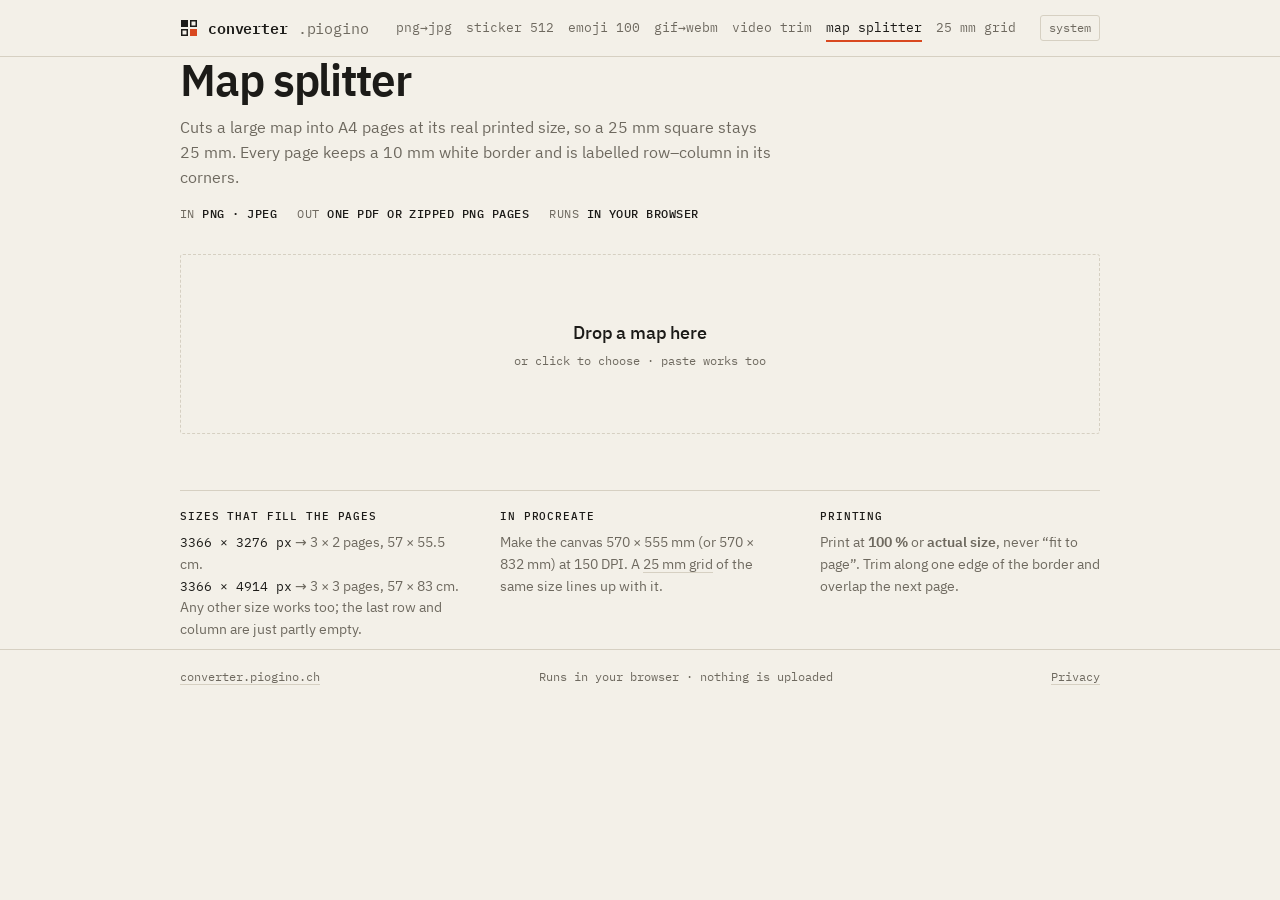
<file: pages/converters/image-splitter.html>
<!doctype html>
<html lang="en">
<head>
  <meta charset="utf-8">
  <meta http-equiv="Content-Security-Policy" content="default-src 'self'; script-src 'self'; style-src 'self' 'unsafe-inline'; img-src 'self' data: blob:; media-src 'self' data: blob:; font-src 'self'; connect-src 'self' https://api.piogino.ch data: blob:; worker-src 'self'; object-src 'none'; base-uri 'self'; form-action 'self'">
  <meta name="viewport" content="width=device-width, initial-scale=1">
  <title>Map splitter · converter.piogino</title>
  <meta name="description" content="Split a large battle map into A4 pages at true printed scale, as one PDF.">
  <link rel="canonical" href="https://converter.piogino.ch/pages/converters/image-splitter.html">
  <link rel="icon" href="/assets/icons/icon.svg" type="image/svg+xml">
  <link rel="apple-touch-icon" href="/assets/icons/icon-192.png">
  <link rel="manifest" href="/manifest.json">
  <meta name="theme-color" content="#f3f0e8" media="(prefers-color-scheme: light)">
  <meta name="theme-color" content="#151412" media="(prefers-color-scheme: dark)">
  <link rel="stylesheet" href="/assets/site.css">
  <script src="/assets/js/theme-init.js"></script>
</head>
<body>
  <header class="site-head">
    <div class="wrap">
      <a class="mark" href="/"><svg viewBox="0 0 18 18" aria-hidden="true"><rect x="1" y="1" width="7" height="7" fill="currentColor"/><rect x="10.75" y="1.75" width="5.5" height="5.5" fill="none" stroke="currentColor" stroke-width="1.5"/><rect x="1.75" y="10.75" width="5.5" height="5.5" fill="none" stroke="currentColor" stroke-width="1.5"/><rect x="10" y="10" width="7" height="7" fill="var(--accent)"/></svg>converter<span>.piogino</span></a>
      <nav class="tools-nav" aria-label="Tools">
        <a href="/pages/converters/png-to-jpeg.html">png→jpg</a>
        <a href="/pages/converters/png-stickers.html">sticker 512</a>
        <a href="/pages/converters/png-icons.html">emoji 100</a>
        <a href="/pages/converters/gif-to-webm.html">gif→webm</a>
        <a href="/pages/converters/video-trim.html">video trim</a>
        <a href="/pages/converters/image-splitter.html" aria-current="page">map splitter</a>
        <a href="/pages/converters/grid-generator.html">25 mm grid</a>
      </nav>
      <button class="theme-btn" type="button">system</button>
    </div>
  </header>

  <main class="wrap">
    <div class="intro">
      <h1>Map splitter</h1>
      <p>Cuts a large map into A4 pages at its real printed size, so a 25 mm square stays 25 mm. Every page keeps a 10 mm white border and is labelled row–column in its corners.</p>
      <div class="spec"><span>In <b>PNG · JPEG</b></span><span>Out <b>one PDF or zipped PNG pages</b></span><span>Runs <b>in your browser</b></span></div>
    </div>

    <div class="drop" id="drop" tabindex="0" role="button" aria-label="Drop a map here">
      <div><strong>Drop a map here</strong><small>or click to choose · paste works too</small></div>
      <input type="file" accept="image/*">
    </div>
    <p class="msg" id="msg"></p>

    <section id="work" hidden>
      <div class="two-col">
        <div class="stage"><canvas id="preview"></canvas></div>
        <div>
          <dl class="facts" id="facts"></dl>
          <div class="panel stacked">
            <div class="field">
              <label for="dpi">Image resolution (DPI)</label>
              <input type="number" id="dpi" min="50" max="600" step="1" value="150">
            </div>
            <fieldset class="field">
              <legend>Pages</legend>
              <div class="seg">
                <label><input type="radio" name="orient" value="auto" checked><span>Fewest</span></label>
                <label><input type="radio" name="orient" value="portrait"><span>Portrait</span></label>
                <label><input type="radio" name="orient" value="landscape"><span>Landscape</span></label>
              </div>
            </fieldset>
            <fieldset class="field">
              <legend>Output</legend>
              <div class="seg">
                <label><input type="radio" name="out" value="pdf" checked><span>PDF</span></label>
                <label><input type="radio" name="out" value="png"><span>PNG pages (.zip)</span></label>
              </div>
            </fieldset>
          </div>
          <div class="actions">
            <button class="btn" type="button" id="export">Download</button>
            <button class="btn ghost" type="button" id="another">Another map</button>
          </div>
          <p class="msg" id="exportMsg"></p>
        </div>
      </div>
    </section>

    <div class="notes">
      <div>
        <h2>Sizes that fill the pages</h2>
        <p><code>3366 × 3276 px</code> → 3 × 2 pages, 57 × 55.5 cm.<br><code>3366 × 4914 px</code> → 3 × 3 pages, 57 × 83 cm.<br>Any other size works too; the last row and column are just partly empty.</p>
      </div>
      <div>
        <h2>In Procreate</h2>
        <p>Make the canvas 570 × 555 mm (or 570 × 832 mm) at 150 DPI. A <a href="/pages/converters/grid-generator.html">25 mm grid</a> of the same size lines up with it.</p>
      </div>
      <div>
        <h2>Printing</h2>
        <p>Print at <b>100 %</b> or <b>actual size</b>, never “fit to page”. Trim along one edge of the border and overlap the next page.</p>
      </div>
    </div>
  </main>

  <footer class="site-foot">
    <div class="wrap">
      <a href="/">converter.piogino.ch</a>
      <span>Runs in your browser · nothing is uploaded</span>
      <a href="/privacy.html">Privacy</a>
    </div>
  </footer>

  <script src="/assets/js/core.js"></script>
  <script src="/assets/vendor/jspdf.umd.min.js"></script>
  <script src="/assets/js/splitter.js"></script>
</body>
</html>
</file>
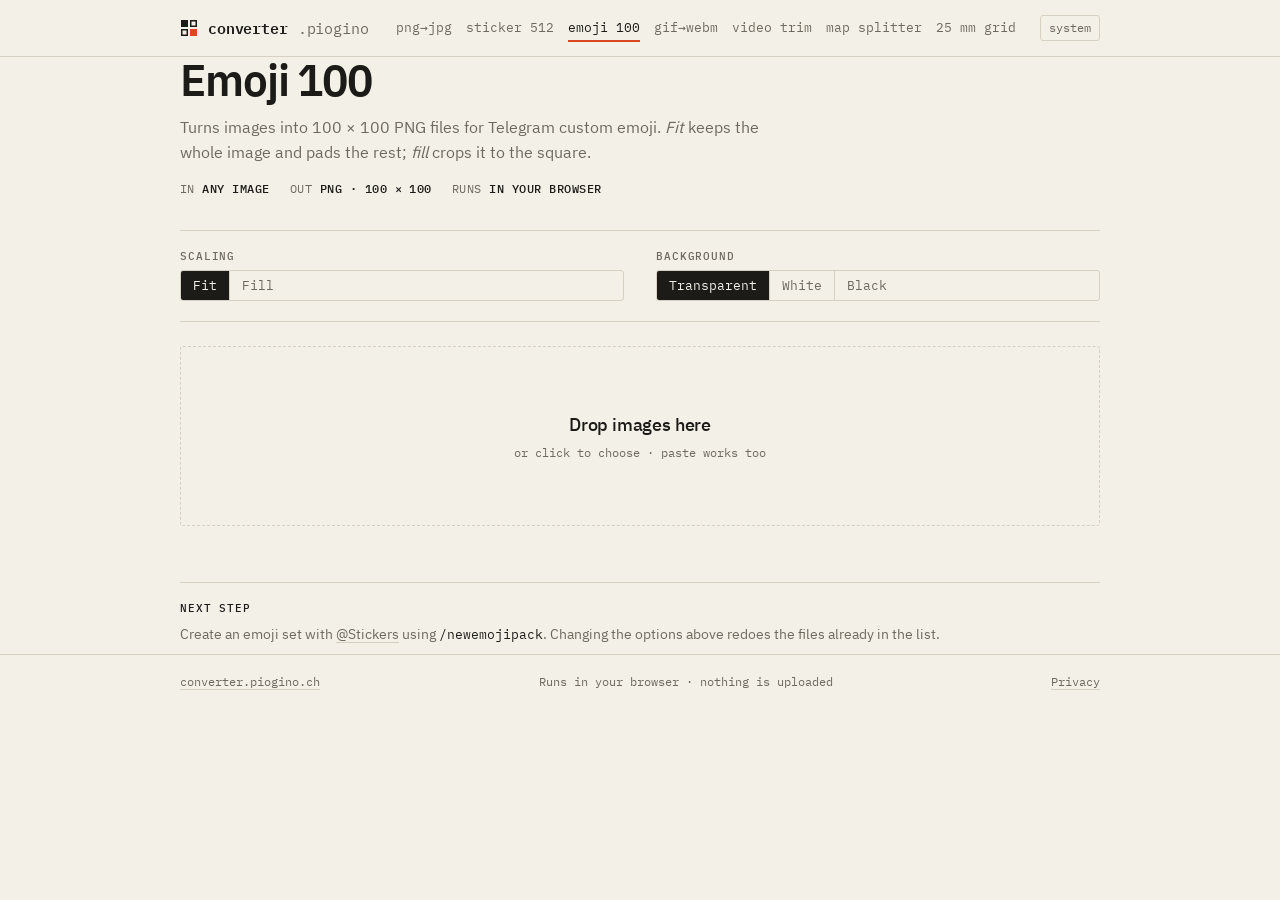
<file: pages/converters/png-icons.html>
<!doctype html>
<html lang="en">
<head>
  <meta charset="utf-8">
  <meta http-equiv="Content-Security-Policy" content="default-src 'self'; script-src 'self'; style-src 'self' 'unsafe-inline'; img-src 'self' data: blob:; media-src 'self' data: blob:; font-src 'self'; connect-src 'self' https://api.piogino.ch data: blob:; worker-src 'self'; object-src 'none'; base-uri 'self'; form-action 'self'">
  <meta name="viewport" content="width=device-width, initial-scale=1">
  <title>Emoji 100 · converter.piogino</title>
  <meta name="description" content="Turn images into 100 × 100 PNG files for Telegram custom emoji.">
  <link rel="canonical" href="https://converter.piogino.ch/pages/converters/png-icons.html">
  <link rel="icon" href="/assets/icons/icon.svg" type="image/svg+xml">
  <link rel="apple-touch-icon" href="/assets/icons/icon-192.png">
  <link rel="manifest" href="/manifest.json">
  <meta name="theme-color" content="#f3f0e8" media="(prefers-color-scheme: light)">
  <meta name="theme-color" content="#151412" media="(prefers-color-scheme: dark)">
  <link rel="stylesheet" href="/assets/site.css">
  <script src="/assets/js/theme-init.js"></script>
</head>
<body data-mode="emoji">
  <header class="site-head">
    <div class="wrap">
      <a class="mark" href="/"><svg viewBox="0 0 18 18" aria-hidden="true"><rect x="1" y="1" width="7" height="7" fill="currentColor"/><rect x="10.75" y="1.75" width="5.5" height="5.5" fill="none" stroke="currentColor" stroke-width="1.5"/><rect x="1.75" y="10.75" width="5.5" height="5.5" fill="none" stroke="currentColor" stroke-width="1.5"/><rect x="10" y="10" width="7" height="7" fill="var(--accent)"/></svg>converter<span>.piogino</span></a>
      <nav class="tools-nav" aria-label="Tools">
        <a href="/pages/converters/png-to-jpeg.html">png→jpg</a>
        <a href="/pages/converters/png-stickers.html">sticker 512</a>
        <a href="/pages/converters/png-icons.html" aria-current="page">emoji 100</a>
        <a href="/pages/converters/gif-to-webm.html">gif→webm</a>
        <a href="/pages/converters/video-trim.html">video trim</a>
        <a href="/pages/converters/image-splitter.html">map splitter</a>
        <a href="/pages/converters/grid-generator.html">25 mm grid</a>
      </nav>
      <button class="theme-btn" type="button">system</button>
    </div>
  </header>

  <main class="wrap">
    <div class="intro">
      <h1>Emoji 100</h1>
      <p>Turns images into 100 × 100 PNG files for Telegram custom emoji. <em>Fit</em> keeps the whole image and pads the rest; <em>fill</em> crops it to the square.</p>
      <div class="spec"><span>In <b>any image</b></span><span>Out <b>PNG · 100 × 100</b></span><span>Runs <b>in your browser</b></span></div>
    </div>

    <div class="panel">
      <fieldset class="field">
        <legend>Scaling</legend>
        <div class="seg">
          <label><input type="radio" name="fit" value="contain" checked><span>Fit</span></label>
          <label><input type="radio" name="fit" value="cover"><span>Fill</span></label>
        </div>
      </fieldset>
      <fieldset class="field">
        <legend>Background</legend>
        <div class="seg">
          <label><input type="radio" name="bg" value="transparent" checked><span>Transparent</span></label>
          <label><input type="radio" name="bg" value="#ffffff"><span>White</span></label>
          <label><input type="radio" name="bg" value="#000000"><span>Black</span></label>
        </div>
      </fieldset>
    </div>

    <div class="drop" id="drop" tabindex="0" role="button" aria-label="Drop images here">
      <div><strong>Drop images here</strong><small>or click to choose · paste works too</small></div>
      <input type="file" accept="image/*" multiple>
    </div>
    <p class="msg" id="msg"></p>
    <div class="results" id="results"></div>

    <div class="notes">
      <div>
        <h2>Next step</h2>
        <p>Create an emoji set with <a href="https://t.me/stickers" rel="noopener">@Stickers</a> using <code>/newemojipack</code>. Changing the options above redoes the files already in the list.</p>
      </div>
    </div>
  </main>

  <footer class="site-foot">
    <div class="wrap">
      <a href="/">converter.piogino.ch</a>
      <span>Runs in your browser · nothing is uploaded</span>
      <a href="/privacy.html">Privacy</a>
    </div>
  </footer>

  <script src="/assets/js/core.js"></script>
  <script src="/assets/js/resize.js"></script>
</body>
</html>
</file>
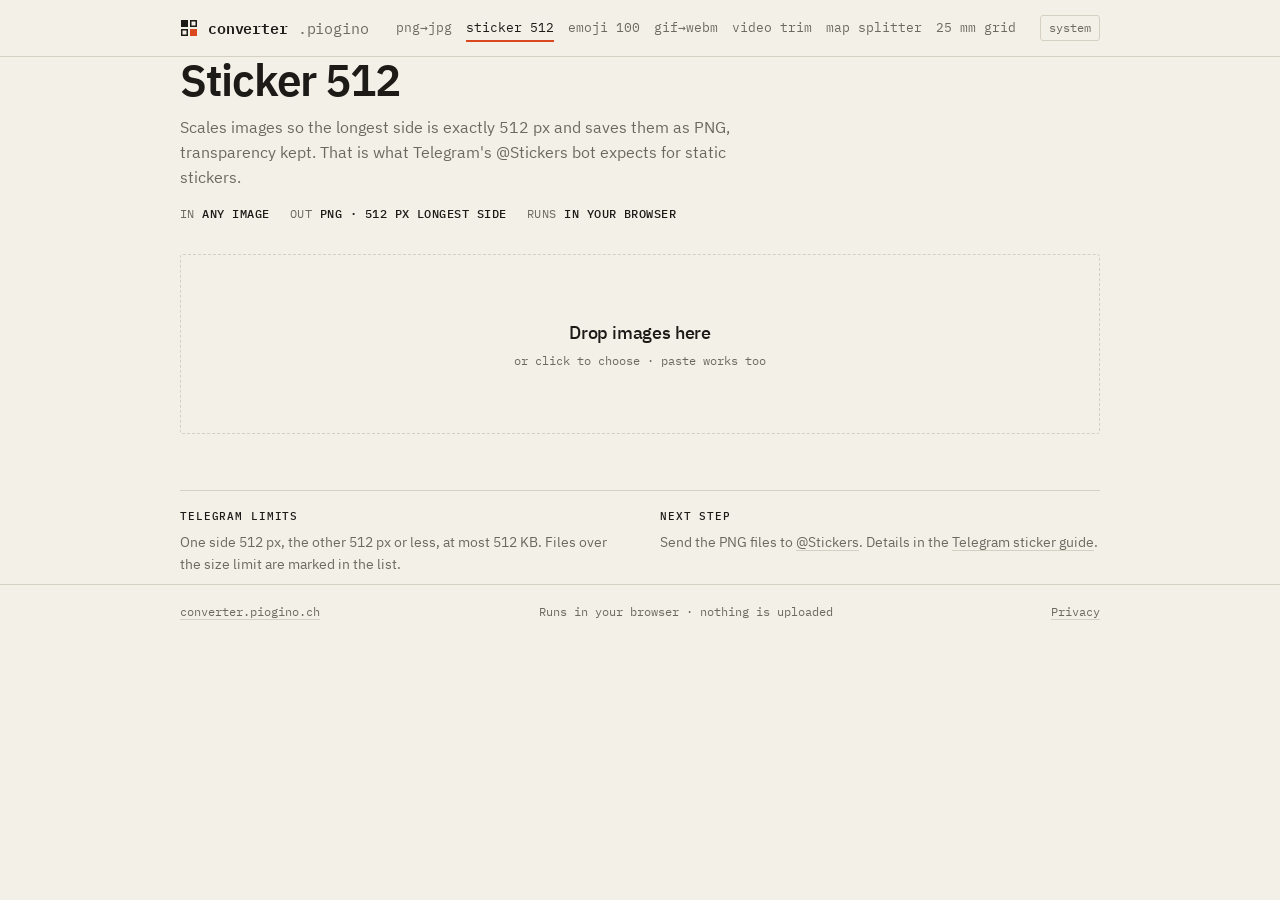
<file: pages/converters/png-stickers.html>
<!doctype html>
<html lang="en">
<head>
  <meta charset="utf-8">
  <meta http-equiv="Content-Security-Policy" content="default-src 'self'; script-src 'self'; style-src 'self' 'unsafe-inline'; img-src 'self' data: blob:; media-src 'self' data: blob:; font-src 'self'; connect-src 'self' https://api.piogino.ch data: blob:; worker-src 'self'; object-src 'none'; base-uri 'self'; form-action 'self'">
  <meta name="viewport" content="width=device-width, initial-scale=1">
  <title>Sticker 512 · converter.piogino</title>
  <meta name="description" content="Resize images so the longest side is exactly 512 px, as PNG for Telegram stickers.">
  <link rel="canonical" href="https://converter.piogino.ch/pages/converters/png-stickers.html">
  <link rel="icon" href="/assets/icons/icon.svg" type="image/svg+xml">
  <link rel="apple-touch-icon" href="/assets/icons/icon-192.png">
  <link rel="manifest" href="/manifest.json">
  <meta name="theme-color" content="#f3f0e8" media="(prefers-color-scheme: light)">
  <meta name="theme-color" content="#151412" media="(prefers-color-scheme: dark)">
  <link rel="stylesheet" href="/assets/site.css">
  <script src="/assets/js/theme-init.js"></script>
</head>
<body data-mode="sticker">
  <header class="site-head">
    <div class="wrap">
      <a class="mark" href="/"><svg viewBox="0 0 18 18" aria-hidden="true"><rect x="1" y="1" width="7" height="7" fill="currentColor"/><rect x="10.75" y="1.75" width="5.5" height="5.5" fill="none" stroke="currentColor" stroke-width="1.5"/><rect x="1.75" y="10.75" width="5.5" height="5.5" fill="none" stroke="currentColor" stroke-width="1.5"/><rect x="10" y="10" width="7" height="7" fill="var(--accent)"/></svg>converter<span>.piogino</span></a>
      <nav class="tools-nav" aria-label="Tools">
        <a href="/pages/converters/png-to-jpeg.html">png→jpg</a>
        <a href="/pages/converters/png-stickers.html" aria-current="page">sticker 512</a>
        <a href="/pages/converters/png-icons.html">emoji 100</a>
        <a href="/pages/converters/gif-to-webm.html">gif→webm</a>
        <a href="/pages/converters/video-trim.html">video trim</a>
        <a href="/pages/converters/image-splitter.html">map splitter</a>
        <a href="/pages/converters/grid-generator.html">25 mm grid</a>
      </nav>
      <button class="theme-btn" type="button">system</button>
    </div>
  </header>

  <main class="wrap">
    <div class="intro">
      <h1>Sticker 512</h1>
      <p>Scales images so the longest side is exactly 512 px and saves them as PNG, transparency kept. That is what Telegram's @Stickers bot expects for static stickers.</p>
      <div class="spec"><span>In <b>any image</b></span><span>Out <b>PNG · 512 px longest side</b></span><span>Runs <b>in your browser</b></span></div>
    </div>

    <div class="drop" id="drop" tabindex="0" role="button" aria-label="Drop images here">
      <div><strong>Drop images here</strong><small>or click to choose · paste works too</small></div>
      <input type="file" accept="image/*" multiple>
    </div>
    <p class="msg" id="msg"></p>
    <div class="results" id="results"></div>

    <div class="notes">
      <div>
        <h2>Telegram limits</h2>
        <p>One side 512 px, the other 512 px or less, at most 512 KB. Files over the size limit are marked in the list.</p>
      </div>
      <div>
        <h2>Next step</h2>
        <p>Send the PNG files to <a href="https://t.me/stickers" rel="noopener">@Stickers</a>. Details in the <a href="https://core.telegram.org/stickers" rel="noopener">Telegram sticker guide</a>.</p>
      </div>
    </div>
  </main>

  <footer class="site-foot">
    <div class="wrap">
      <a href="/">converter.piogino.ch</a>
      <span>Runs in your browser · nothing is uploaded</span>
      <a href="/privacy.html">Privacy</a>
    </div>
  </footer>

  <script src="/assets/js/core.js"></script>
  <script src="/assets/js/resize.js"></script>
</body>
</html>
</file>
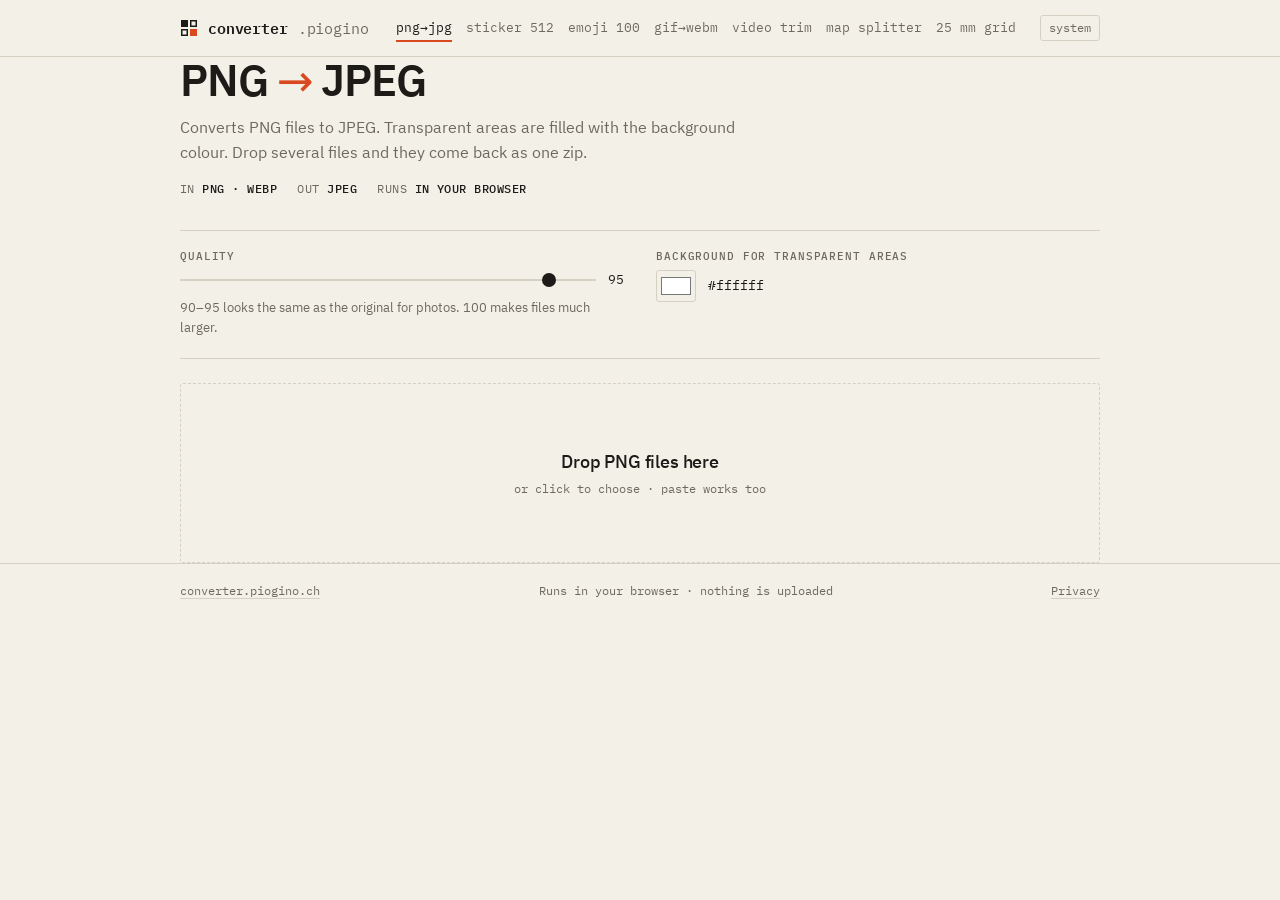
<file: pages/converters/png-to-jpeg.html>
<!doctype html>
<html lang="en">
<head>
  <meta charset="utf-8">
  <meta http-equiv="Content-Security-Policy" content="default-src 'self'; script-src 'self'; style-src 'self' 'unsafe-inline'; img-src 'self' data: blob:; media-src 'self' data: blob:; font-src 'self'; connect-src 'self' https://api.piogino.ch data: blob:; worker-src 'self'; object-src 'none'; base-uri 'self'; form-action 'self'">
  <meta name="viewport" content="width=device-width, initial-scale=1">
  <title>PNG to JPEG · converter.piogino</title>
  <meta name="description" content="Convert PNG images to JPEG in the browser, one at a time or in bulk.">
  <link rel="canonical" href="https://converter.piogino.ch/pages/converters/png-to-jpeg.html">
  <link rel="icon" href="/assets/icons/icon.svg" type="image/svg+xml">
  <link rel="apple-touch-icon" href="/assets/icons/icon-192.png">
  <link rel="manifest" href="/manifest.json">
  <meta name="theme-color" content="#f3f0e8" media="(prefers-color-scheme: light)">
  <meta name="theme-color" content="#151412" media="(prefers-color-scheme: dark)">
  <link rel="stylesheet" href="/assets/site.css">
  <script src="/assets/js/theme-init.js"></script>
</head>
<body>
  <header class="site-head">
    <div class="wrap">
      <a class="mark" href="/"><svg viewBox="0 0 18 18" aria-hidden="true"><rect x="1" y="1" width="7" height="7" fill="currentColor"/><rect x="10.75" y="1.75" width="5.5" height="5.5" fill="none" stroke="currentColor" stroke-width="1.5"/><rect x="1.75" y="10.75" width="5.5" height="5.5" fill="none" stroke="currentColor" stroke-width="1.5"/><rect x="10" y="10" width="7" height="7" fill="var(--accent)"/></svg>converter<span>.piogino</span></a>
      <nav class="tools-nav" aria-label="Tools">
        <a href="/pages/converters/png-to-jpeg.html" aria-current="page">png→jpg</a>
        <a href="/pages/converters/png-stickers.html">sticker 512</a>
        <a href="/pages/converters/png-icons.html">emoji 100</a>
        <a href="/pages/converters/gif-to-webm.html">gif→webm</a>
        <a href="/pages/converters/video-trim.html">video trim</a>
        <a href="/pages/converters/image-splitter.html">map splitter</a>
        <a href="/pages/converters/grid-generator.html">25 mm grid</a>
      </nav>
      <button class="theme-btn" type="button">system</button>
    </div>
  </header>

  <main class="wrap">
    <div class="intro">
      <h1>PNG <span class="arrow">→</span> JPEG</h1>
      <p>Converts PNG files to JPEG. Transparent areas are filled with the background colour. Drop several files and they come back as one zip.</p>
      <div class="spec"><span>In <b>PNG · WebP</b></span><span>Out <b>JPEG</b></span><span>Runs <b>in your browser</b></span></div>
    </div>

    <div class="panel">
      <div class="field">
        <label for="quality">Quality</label>
        <div class="row"><input type="range" id="quality" min="50" max="100" value="95"><output id="qualityOut" for="quality">95</output></div>
        <p class="hint">90–95 looks the same as the original for photos. 100 makes files much larger.</p>
      </div>
      <div class="field">
        <label for="bg">Background for transparent areas</label>
        <div class="row"><input type="color" id="bg" value="#ffffff"><output id="bgOut" for="bg">#ffffff</output></div>
      </div>
    </div>

    <div class="drop" id="drop" tabindex="0" role="button" aria-label="Drop PNG files here">
      <div><strong>Drop PNG files here</strong><small>or click to choose · paste works too</small></div>
      <input type="file" accept="image/png,image/webp,.png,.webp" multiple>
    </div>
    <p class="msg" id="msg"></p>
    <div class="results" id="results"></div>
  </main>

  <footer class="site-foot">
    <div class="wrap">
      <a href="/">converter.piogino.ch</a>
      <span>Runs in your browser · nothing is uploaded</span>
      <a href="/privacy.html">Privacy</a>
    </div>
  </footer>

  <script src="/assets/js/core.js"></script>
  <script src="/assets/js/jpeg.js"></script>
</body>
</html>
</file>
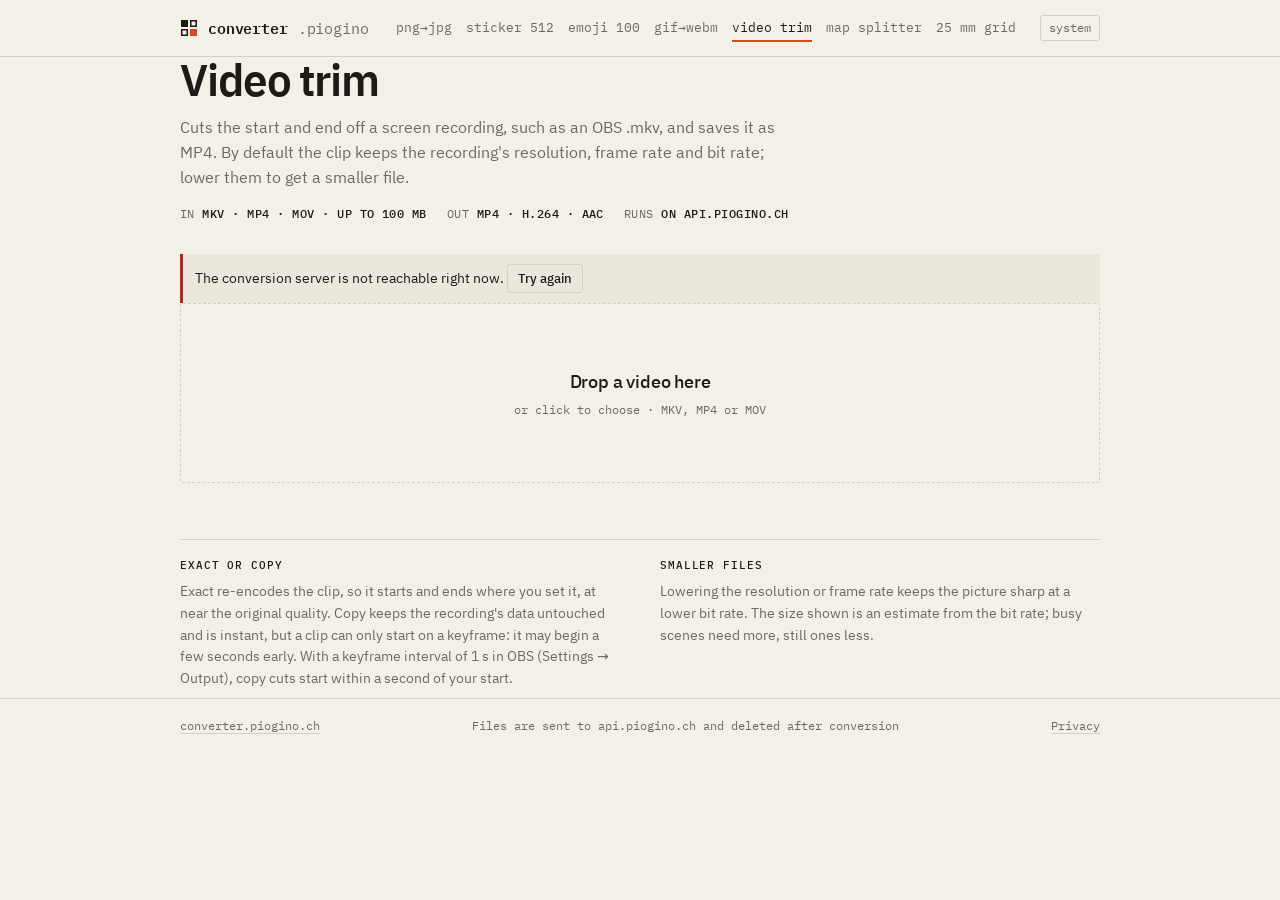
<file: pages/converters/video-trim.html>
<!doctype html>
<html lang="en">
<head>
  <meta charset="utf-8">
  <meta http-equiv="Content-Security-Policy" content="default-src 'self'; script-src 'self'; style-src 'self' 'unsafe-inline'; img-src 'self' data: blob:; media-src 'self' data: blob:; font-src 'self'; connect-src 'self' https://api.piogino.ch data: blob:; worker-src 'self'; object-src 'none'; base-uri 'self'; form-action 'self'">
  <meta name="viewport" content="width=device-width, initial-scale=1">
  <title>Video trim · converter.piogino</title>
  <meta name="description" content="Cut the start and end off screen recordings such as OBS .mkv files and save them as MP4, at the original quality or smaller.">
  <link rel="canonical" href="https://converter.piogino.ch/pages/converters/video-trim.html">
  <link rel="icon" href="/assets/icons/icon.svg" type="image/svg+xml">
  <link rel="apple-touch-icon" href="/assets/icons/icon-192.png">
  <link rel="manifest" href="/manifest.json">
  <meta name="theme-color" content="#f3f0e8" media="(prefers-color-scheme: light)">
  <meta name="theme-color" content="#151412" media="(prefers-color-scheme: dark)">
  <link rel="stylesheet" href="/assets/site.css">
  <script src="/assets/js/theme-init.js"></script>
</head>
<body>
  <header class="site-head">
    <div class="wrap">
      <a class="mark" href="/"><svg viewBox="0 0 18 18" aria-hidden="true"><rect x="1" y="1" width="7" height="7" fill="currentColor"/><rect x="10.75" y="1.75" width="5.5" height="5.5" fill="none" stroke="currentColor" stroke-width="1.5"/><rect x="1.75" y="10.75" width="5.5" height="5.5" fill="none" stroke="currentColor" stroke-width="1.5"/><rect x="10" y="10" width="7" height="7" fill="var(--accent)"/></svg>converter<span>.piogino</span></a>
      <nav class="tools-nav" aria-label="Tools">
        <a href="/pages/converters/png-to-jpeg.html">png→jpg</a>
        <a href="/pages/converters/png-stickers.html">sticker 512</a>
        <a href="/pages/converters/png-icons.html">emoji 100</a>
        <a href="/pages/converters/gif-to-webm.html">gif→webm</a>
        <a href="/pages/converters/video-trim.html" aria-current="page">video trim</a>
        <a href="/pages/converters/image-splitter.html">map splitter</a>
        <a href="/pages/converters/grid-generator.html">25 mm grid</a>
      </nav>
      <button class="theme-btn" type="button">system</button>
    </div>
  </header>

  <main class="wrap">
    <div class="intro">
      <h1>Video trim</h1>
      <p>Cuts the start and end off a screen recording, such as an OBS .mkv, and saves it as MP4. By default the clip keeps the recording's resolution, frame rate and bit rate; lower them to get a smaller file.</p>
      <div class="spec"><span>In <b>MKV · MP4 · MOV · up to 100 MB</b></span><span>Out <b>MP4 · H.264 · AAC</b></span><span>Runs <b>on api.piogino.ch</b></span></div>
    </div>
    <p class="msg bad" id="server" hidden></p>

    <div class="drop" id="drop" tabindex="0" role="button" aria-label="Drop a video here">
      <div><strong>Drop a video here</strong><small>or click to choose · MKV, MP4 or MOV</small></div>
      <input type="file" accept="video/x-matroska,.mkv,video/mp4,.mp4,video/quicktime,.mov">
    </div>
    <p class="msg" id="msg"></p>

    <section class="editor" id="editor" hidden aria-label="Trim">
      <div class="editor-head">
        <span class="editor-name" id="edName"></span>
        <button class="btn ghost small" type="button" id="edClose">Close</button>
      </div>
      <div class="stage editor-stage">
        <video id="video" muted playsinline preload="auto"></video>
        <img id="still" alt="" hidden>
      </div>
      <div class="timeline" id="timeline">
        <div class="tl-track" id="track">
          <div class="tl-sel" id="sel">
            <span class="tl-handle" id="hStart" role="slider" tabindex="0" aria-label="Start"></span>
            <span class="tl-handle" id="hEnd" role="slider" tabindex="0" aria-label="End"></span>
          </div>
          <div class="tl-head" id="head"></div>
        </div>
        <div class="tl-scale"><span>0 s</span><span id="tlTotal"></span></div>
      </div>
      <div class="editor-controls">
        <button class="btn ghost small" type="button" id="play">Pause</button>
        <button class="btn ghost small" type="button" id="sound" aria-pressed="false" hidden>Sound off</button>
        <label class="field compact"><span class="label">Start</span><input type="number" id="start" min="0" step="0.05" value="0"></label>
        <label class="field compact"><span class="label">End</span><input type="number" id="end" min="0" step="0.05" value="0"></label>
        <div class="field compact"><span class="label">Length</span><output id="len" class="value">0.00 s</output></div>
        <span class="editor-presets">
          <button class="btn ghost small" type="button" data-preset="all">Whole clip</button>
        </span>
      </div>
      <p class="hint" id="lenHint"></p>
      <p class="hint keys"><kbd>Space</kbd> play/pause · <kbd>←</kbd> <kbd>→</kbd> one frame (<kbd>Shift</kbd>: 1 s) · <kbd>I</kbd> <kbd>O</kbd> start/end at the playhead · <kbd>Home</kbd> <kbd>End</kbd> first/last frame · <kbd>M</kbd> sound</p>

      <fieldset class="field video-cut">
        <legend>Cut</legend>
        <div class="seg">
          <label><input type="radio" name="cut" value="exact" checked><span>Exact · re-encode</span></label>
          <label><input type="radio" name="cut" value="copy"><span>Copy · untouched</span></label>
        </div>
      </fieldset>
      <div class="editor-controls">
        <label class="field compact"><span class="label">Resolution</span><select id="height"><option value="">Original</option></select></label>
        <label class="field compact"><span class="label">Frame rate</span><select id="fps"><option value="">Original</option></select></label>
        <label class="field compact"><span class="label">Video bit rate</span><select id="bitrate"><option value="">Original</option></select></label>
        <label class="check"><input type="checkbox" id="audio" checked> Keep sound</label>
      </div>
      <p class="hint" id="outHint"></p>
      <div class="actions">
        <button class="btn" type="button" id="save">Save video</button>
        <output class="value" id="estimate"></output>
      </div>
    </section>

    <div class="results" id="results"></div>

    <div class="notes">
      <div>
        <h2>Exact or copy</h2>
        <p>Exact re-encodes the clip, so it starts and ends where you set it, at near the original quality. Copy keeps the recording's data untouched and is instant, but a clip can only start on a keyframe: it may begin a few seconds early. With a keyframe interval of 1 s in OBS (Settings → Output), copy cuts start within a second of your start.</p>
      </div>
      <div>
        <h2>Smaller files</h2>
        <p>Lowering the resolution or frame rate keeps the picture sharp at a lower bit rate. The size shown is an estimate from the bit rate; busy scenes need more, still ones less.</p>
      </div>
    </div>
  </main>

  <footer class="site-foot">
    <div class="wrap">
      <a href="/">converter.piogino.ch</a>
      <span>Files are sent to api.piogino.ch and deleted after conversion</span>
      <a href="/privacy.html">Privacy</a>
    </div>
  </footer>

  <script src="/assets/js/core.js"></script>
  <script src="/assets/js/trimmer.js"></script>
  <script src="/assets/js/video.js"></script>
</body>
</html>
</file>
<file: assets/site.css>
/* converter.piogino.ch — one stylesheet for every page. */

/* IBM Plex, served from this site (SIL Open Font License, see assets/fonts/OFL.txt). */
@font-face { font-family: "IBM Plex Sans"; font-weight: 400; font-style: normal; font-display: swap; src: url("/assets/fonts/ibm-plex-sans-400.woff2") format("woff2"); }
@font-face { font-family: "IBM Plex Sans"; font-weight: 500; font-style: normal; font-display: swap; src: url("/assets/fonts/ibm-plex-sans-500.woff2") format("woff2"); }
@font-face { font-family: "IBM Plex Sans"; font-weight: 600; font-style: normal; font-display: swap; src: url("/assets/fonts/ibm-plex-sans-600.woff2") format("woff2"); }
@font-face { font-family: "IBM Plex Mono"; font-weight: 400; font-style: normal; font-display: swap; src: url("/assets/fonts/ibm-plex-mono-400.woff2") format("woff2"); }
@font-face { font-family: "IBM Plex Mono"; font-weight: 500; font-style: normal; font-display: swap; src: url("/assets/fonts/ibm-plex-mono-500.woff2") format("woff2"); }
@font-face { font-family: "IBM Plex Mono"; font-weight: 600; font-style: normal; font-display: swap; src: url("/assets/fonts/ibm-plex-mono-600.woff2") format("woff2"); }

:root {
  --paper: #f3f0e8;
  --paper-2: #ebe7dc;
  --ink: #1c1b18;
  --muted: #6e695f;
  --rule: #d6d0c2;
  --accent: #d9481f;
  --accent-ink: #ffffff;
  --ok: #2f7d4f;
  --bad: #b3261e;
  --checker-a: #e4dfd3;
  --checker-b: #f3f0e8;

  --sans: "IBM Plex Sans", system-ui, -apple-system, "Segoe UI", sans-serif;
  --mono: "IBM Plex Mono", ui-monospace, "SF Mono", Menlo, Consolas, monospace;
  --radius: 3px;
  --page: 960px;
  color-scheme: light;
}

@media (prefers-color-scheme: dark) {
  :root:not([data-theme="light"]) {
    --paper: #151412;
    --paper-2: #1d1c19;
    --ink: #ebe6da;
    --muted: #9b958a;
    --rule: #34312b;
    --accent: #ff6a3d;
    --accent-ink: #151412;
    --ok: #6cc28d;
    --bad: #ff8a80;
    --checker-a: #24221e;
    --checker-b: #1b1a17;
    color-scheme: dark;
  }
}
:root[data-theme="dark"] {
  --paper: #151412;
  --paper-2: #1d1c19;
  --ink: #ebe6da;
  --muted: #9b958a;
  --rule: #34312b;
  --accent: #ff6a3d;
  --accent-ink: #151412;
  --ok: #6cc28d;
  --bad: #ff8a80;
  --checker-a: #24221e;
  --checker-b: #1b1a17;
  color-scheme: dark;
}

*, *::before, *::after { box-sizing: border-box; }

html { -webkit-text-size-adjust: 100%; }

body {
  margin: 0;
  background: var(--paper);
  color: var(--ink);
  font: 400 16px/1.55 var(--sans);
  -webkit-font-smoothing: antialiased;
}

a { color: inherit; text-decoration-color: var(--rule); text-underline-offset: 3px; }
a:hover { text-decoration-color: var(--accent); }

:focus-visible { outline: 2px solid var(--accent); outline-offset: 2px; }

.wrap { max-width: var(--page); margin: 0 auto; padding: 0 20px; }

/* ---------- header ---------- */

.site-head {
  border-bottom: 1px solid var(--rule);
}
.site-head .wrap {
  display: flex;
  align-items: center;
  gap: 24px;
  min-height: 56px;
  flex-wrap: wrap;
}
.mark {
  font: 600 15px/1 var(--mono);
  letter-spacing: -0.01em;
  text-decoration: none;
  display: inline-flex;
  align-items: center;
  gap: 10px;
}
.mark span { color: var(--muted); font-weight: 400; }
.mark svg { width: 18px; height: 18px; }

.tools-nav {
  display: flex;
  gap: 4px 14px;
  flex-wrap: wrap;
  font: 400 13px/1 var(--mono);
  margin-left: auto;
}
.tools-nav a {
  text-decoration: none;
  color: var(--muted);
  padding: 6px 0;
  border-bottom: 2px solid transparent;
}
.tools-nav a:hover { color: var(--ink); }
.tools-nav a[aria-current="page"] { color: var(--ink); border-bottom-color: var(--accent); }

.theme-btn {
  background: none;
  border: 1px solid var(--rule);
  border-radius: var(--radius);
  color: var(--muted);
  font: 400 12px/1 var(--mono);
  padding: 6px 8px;
  cursor: pointer;
}
.theme-btn:hover { color: var(--ink); border-color: var(--ink); }

@media (max-width: 720px) {
  .tools-nav { order: 3; width: 100%; margin: 0 0 10px; gap: 2px 14px; }
}

/* ---------- page intro ---------- */

main { padding: 40px 0 72px; }

.intro { margin-bottom: 32px; }
.intro h1 {
  font-size: clamp(30px, 5vw, 44px);
  line-height: 1.05;
  letter-spacing: -0.025em;
  font-weight: 600;
  margin: 0 0 12px;
}
.intro h1 .arrow { color: var(--accent); font-weight: 400; }
.intro p { margin: 0; max-width: 60ch; color: var(--muted); }

.spec {
  display: flex;
  flex-wrap: wrap;
  gap: 6px 20px;
  margin-top: 16px;
  font: 400 12px/1.4 var(--mono);
  color: var(--muted);
  text-transform: uppercase;
  letter-spacing: 0.04em;
}
.spec b { color: var(--ink); font-weight: 500; }

/* ---------- form controls ---------- */

.panel {
  display: grid;
  grid-template-columns: repeat(auto-fit, minmax(200px, 1fr));
  gap: 20px 32px;
  padding: 20px 0;
  border-top: 1px solid var(--rule);
  border-bottom: 1px solid var(--rule);
  margin-bottom: 24px;
}
.field { display: flex; flex-direction: column; gap: 8px; min-width: 0; }
.field > label, .field > .label, legend {
  font: 500 11px/1 var(--mono);
  text-transform: uppercase;
  letter-spacing: 0.08em;
  color: var(--muted);
}
fieldset { border: 0; margin: 0; padding: 0; min-width: 0; }
fieldset legend { padding: 0; margin-bottom: 8px; }
.field output, .value {
  font: 400 13px/1 var(--mono);
  color: var(--ink);
}
.row { display: flex; align-items: center; gap: 12px; }
.row > input[type="range"] { flex: 1; }
.hint { font-size: 13px; color: var(--muted); margin: 0; }

input[type="range"] {
  -webkit-appearance: none;
  appearance: none;
  height: 20px;
  background: transparent;
  margin: 0;
  min-width: 0;
}
input[type="range"]::-webkit-slider-runnable-track { height: 2px; background: var(--rule); }
input[type="range"]::-moz-range-track { height: 2px; background: var(--rule); }
input[type="range"]::-webkit-slider-thumb {
  -webkit-appearance: none;
  width: 14px; height: 14px; margin-top: -6px;
  border-radius: 50%;
  background: var(--ink);
  border: 0;
}
input[type="range"]::-moz-range-thumb {
  width: 14px; height: 14px; border-radius: 50%; background: var(--ink); border: 0;
}
input[type="range"]:hover::-webkit-slider-thumb { background: var(--accent); }
input[type="range"]:hover::-moz-range-thumb { background: var(--accent); }

input[type="number"], input[type="text"], select {
  font: 400 14px/1 var(--mono);
  color: var(--ink);
  background: var(--paper);
  border: 1px solid var(--rule);
  border-radius: var(--radius);
  padding: 8px 10px;
  width: 100%;
  min-width: 0;
}
input[type="number"]:focus, select:focus { border-color: var(--ink); outline: none; }

input[type="color"] {
  width: 40px; height: 32px;
  padding: 2px;
  border: 1px solid var(--rule);
  border-radius: var(--radius);
  background: var(--paper);
  cursor: pointer;
}

/* segmented control built from radio inputs */
.seg {
  display: inline-flex;
  border: 1px solid var(--rule);
  border-radius: var(--radius);
  overflow: hidden;
  flex-wrap: wrap;
  max-width: 100%;
}
.seg label { position: relative; cursor: pointer; }
.seg input { position: absolute; opacity: 0; inset: 0; margin: 0; cursor: pointer; }
.seg span {
  display: block;
  padding: 7px 12px;
  font: 400 13px/1.2 var(--mono);
  color: var(--muted);
  border-right: 1px solid var(--rule);
  white-space: nowrap;
}
.seg label:last-child span { border-right: 0; }
.seg input:checked + span { background: var(--ink); color: var(--paper); }
.seg input:focus-visible + span { outline: 2px solid var(--accent); outline-offset: -2px; }

.check { display: inline-flex; align-items: center; gap: 8px; font-size: 14px; cursor: pointer; }
.check input { accent-color: var(--accent); width: 16px; height: 16px; margin: 0; }

/* ---------- buttons ---------- */

.btn {
  display: inline-flex;
  align-items: center;
  justify-content: center;
  gap: 8px;
  font: 500 14px/1 var(--sans);
  padding: 11px 16px;
  border-radius: var(--radius);
  border: 1px solid var(--ink);
  background: var(--ink);
  color: var(--paper);
  cursor: pointer;
  text-decoration: none;
  white-space: nowrap;
}
.btn:hover { background: var(--accent); border-color: var(--accent); color: var(--accent-ink); }
.btn.ghost { background: transparent; color: var(--ink); border-color: var(--rule); }
.btn.ghost:hover { border-color: var(--ink); background: transparent; color: var(--ink); }
.btn.small { padding: 7px 10px; font-size: 13px; }
.btn:disabled { opacity: 0.4; cursor: not-allowed; }
.btn:disabled:hover { background: var(--ink); border-color: var(--ink); color: var(--paper); }
.btn.ghost:disabled:hover { background: transparent; color: var(--ink); border-color: var(--rule); }

.actions { display: flex; flex-wrap: wrap; gap: 10px; align-items: center; }

/* ---------- drop zone ---------- */

.drop {
  position: relative;
  display: grid;
  place-items: center;
  text-align: center;
  min-height: 180px;
  padding: 32px 20px;
  border: 1.5px dashed var(--rule);
  border-radius: var(--radius);
  cursor: pointer;
  transition: border-color 0.12s, background 0.12s;
}
.drop:hover, .drop.over { border-color: var(--accent); }
.drop.over { background: var(--paper-2); }
.drop.busy { pointer-events: none; opacity: 0.6; }
.drop strong { display: block; font-size: 18px; font-weight: 500; letter-spacing: -0.01em; }
.drop small { display: block; margin-top: 6px; color: var(--muted); font: 400 12px/1.4 var(--mono); }
.drop input[type="file"] { position: absolute; width: 1px; height: 1px; opacity: 0; pointer-events: none; }

/* ---------- messages ---------- */

.msg {
  margin: 16px 0 0;
  padding: 10px 12px;
  border-left: 3px solid var(--muted);
  background: var(--paper-2);
  font-size: 14px;
}
.msg.bad { border-left-color: var(--bad); }
.msg.ok { border-left-color: var(--ok); }
.msg:empty { display: none; }

.busy-line { display: inline-flex; align-items: center; gap: 10px; }
.busy-line::before {
  content: "";
  width: 10px; height: 10px;
  border: 1.5px solid var(--muted);
  border-top-color: transparent;
  border-radius: 50%;
  animation: spin 0.7s linear infinite;
}
@keyframes spin { to { transform: rotate(360deg); } }

/* ---------- results ---------- */

.results { margin-top: 28px; }
.results:empty { display: none; }
.results-head {
  display: flex;
  align-items: baseline;
  justify-content: space-between;
  gap: 12px;
  flex-wrap: wrap;
  padding-bottom: 10px;
  border-bottom: 1px solid var(--ink);
}
.results-head h2 { font: 500 11px/1 var(--mono); text-transform: uppercase; letter-spacing: 0.08em; margin: 0; color: var(--muted); }
.result {
  display: grid;
  grid-template-columns: auto minmax(0, 1fr) auto auto;
  align-items: center;
  gap: 14px;
  padding: 10px 0;
  border-bottom: 1px solid var(--rule);
  font-size: 14px;
}
.result .thumb {
  width: 44px; height: 44px;
  object-fit: contain;
  background: repeating-conic-gradient(var(--checker-a) 0 25%, var(--checker-b) 0 50%) 0 0 / 10px 10px;
  border-radius: 2px;
}
.result .thumb.blank { display: block; }
.result .name { overflow: hidden; text-overflow: ellipsis; white-space: nowrap; }
.result .meta { font: 400 12px/1.3 var(--mono); color: var(--muted); white-space: nowrap; }
.result.failed .meta { color: var(--bad); white-space: normal; }
.result.warn .meta { color: var(--accent); }
.result a.dl { font: 500 13px/1 var(--mono); text-decoration: none; color: var(--accent); }
.result a.dl:hover { text-decoration: underline; }

@media (max-width: 560px) {
  .result { grid-template-columns: auto minmax(0, 1fr) auto; }
  .result .meta { grid-column: 2 / 4; grid-row: 2; white-space: normal; }
}

/* ---------- notes ---------- */

.notes {
  margin-top: 56px;
  padding-top: 20px;
  border-top: 1px solid var(--rule);
  display: grid;
  grid-template-columns: repeat(auto-fit, minmax(240px, 1fr));
  gap: 20px 40px;
  font-size: 14px;
  color: var(--muted);
}
.notes h2 { font: 500 11px/1 var(--mono); text-transform: uppercase; letter-spacing: 0.08em; color: var(--ink); margin: 0 0 10px; }
.notes p, .notes ul, .notes ol { margin: 0 0 8px; }
.notes ul, .notes ol { padding-left: 18px; }
.notes code { font: 400 12.5px var(--mono); color: var(--ink); }

/* ---------- footer ---------- */

.site-foot {
  border-top: 1px solid var(--rule);
  font: 400 12px/1.5 var(--mono);
  color: var(--muted);
}
.site-foot .wrap { display: flex; justify-content: space-between; gap: 12px; flex-wrap: wrap; padding-top: 18px; padding-bottom: 28px; }

/* ---------- landing ---------- */

.index { list-style: none; margin: 0; padding: 0; border-top: 1px solid var(--ink); }
.index-group {
  font: 500 11px/1 var(--mono);
  text-transform: uppercase;
  letter-spacing: 0.08em;
  color: var(--muted);
  padding: 28px 0 10px;
  border-bottom: 1px solid var(--rule);
}
.index-group:first-child { padding-top: 14px; }
.index a {
  display: grid;
  grid-template-columns: 3ch minmax(0, 15rem) minmax(0, 1fr) auto;
  gap: 18px;
  align-items: baseline;
  padding: 16px 0;
  border-bottom: 1px solid var(--rule);
  text-decoration: none;
}
.index .n { font: 400 12px/1 var(--mono); color: var(--muted); }
.index .t { font-size: 20px; font-weight: 500; letter-spacing: -0.015em; }
.index .t .arrow { color: var(--accent); font-weight: 400; }
.index .d { color: var(--muted); font-size: 14.5px; }
.index .w { font: 400 11px/1 var(--mono); text-transform: uppercase; letter-spacing: 0.06em; color: var(--muted); border: 1px solid var(--rule); padding: 4px 6px; border-radius: 2px; }
.index a:hover .t { color: var(--accent); }
.index a:hover .n { color: var(--accent); }

@media (max-width: 720px) {
  .index a { grid-template-columns: 3ch minmax(0, 1fr) auto; row-gap: 6px; }
  .index .d { grid-column: 2 / 4; }
  .index .w { grid-row: 1; grid-column: 3; }
}

/* ---------- tool-specific bits shared by several pages ---------- */

.stage {
  background: repeating-conic-gradient(var(--checker-a) 0 25%, var(--checker-b) 0 50%) 0 0 / 16px 16px;
  border: 1px solid var(--rule);
  border-radius: var(--radius);
  display: grid;
  place-items: center;
  overflow: hidden;
  padding: 16px;
}
.stage canvas, .stage video, .stage img { max-width: 100%; height: auto; display: block; }

.two-col { display: grid; grid-template-columns: minmax(0, 1.4fr) minmax(0, 1fr); gap: 28px; align-items: start; }
@media (max-width: 820px) { .two-col { grid-template-columns: minmax(0, 1fr); } }

.facts { margin: 0; display: grid; grid-template-columns: auto 1fr; gap: 8px 16px; font-size: 14px; }
.facts dt { font: 400 12px/1.6 var(--mono); color: var(--muted); text-transform: uppercase; letter-spacing: 0.04em; }
.facts dd { margin: 0; font-family: var(--mono); font-size: 13.5px; }
.facts .warn { color: var(--accent); }

[hidden] { display: none !important; }

.visually-hidden {
  position: absolute !important;
  width: 1px; height: 1px; overflow: hidden;
  clip: rect(0 0 0 0); white-space: nowrap;
}

/* ---------- side panels (splitter, grid) ---------- */

.panel.stacked { grid-template-columns: minmax(0, 1fr); gap: 18px; margin: 20px 0; }
.two-col > div > .panel.stacked:first-child { margin-top: 0; }
.row.split { gap: 20px; align-items: flex-start; }
.row.split > .field { flex: 1; }
.facts { padding: 4px 0; }

.grid-stage { min-height: 320px; }
.grid-stage canvas { image-rendering: auto; box-shadow: 0 0 0 1px var(--rule); }

/* ---------- GIF trimmer ---------- */

.editor { margin-top: 28px; }
.editor-head {
  display: flex; justify-content: space-between; align-items: center; gap: 12px;
  padding-bottom: 10px; margin-bottom: 14px; border-bottom: 1px solid var(--ink);
}
.editor-name { font: 500 14px/1.3 var(--mono); overflow: hidden; text-overflow: ellipsis; white-space: nowrap; }
.editor-stage { min-height: 200px; }
.editor-stage video, .editor-stage img { max-height: 380px; width: auto; }

.timeline { margin: 18px 0 6px; user-select: none; -webkit-user-select: none; }
.tl-track {
  position: relative;
  height: 44px;
  background: var(--paper-2);
  border: 1px solid var(--rule);
  border-radius: var(--radius);
  touch-action: none;
  cursor: pointer;
}
.tl-sel {
  position: absolute; top: -1px; bottom: -1px;
  background: color-mix(in srgb, var(--accent) 16%, transparent);
  border: 2px solid var(--accent);
  border-radius: var(--radius);
  cursor: grab;
}
.tl-sel.dragging { cursor: grabbing; }
.tl-handle {
  position: absolute; top: 50%;
  width: 14px; height: 30px; margin-top: -15px;
  background: var(--accent);
  border-radius: 2px;
  cursor: ew-resize;
  touch-action: none;
}
.tl-handle::after { /* bigger touch target */
  content: ""; position: absolute; inset: -10px -12px;
}
#hStart { left: -8px; }
#hEnd { right: -8px; }
.tl-head {
  position: absolute; top: -6px; bottom: -6px; width: 2px; margin-left: -1px;
  background: var(--ink);
  pointer-events: none;
}
.tl-scale { display: flex; justify-content: space-between; font: 400 11px/1 var(--mono); color: var(--muted); margin-top: 8px; }

.editor-controls { display: flex; flex-wrap: wrap; align-items: flex-end; gap: 14px 18px; margin: 16px 0 6px; }
.field.compact { gap: 6px; }
.field.compact input { width: 92px; }
.field.compact .seg input { width: auto; }
.field.compact .value { display: block; padding: 8px 0; min-width: 6ch; }
.field.compact .value.over { color: var(--accent); }
.editor-presets { display: inline-flex; gap: 8px; flex-wrap: wrap; margin-left: auto; }
.editor .actions { margin-top: 14px; }
.video-cut { margin-top: 18px; }
.crop-wrap { position: relative; line-height: 0; }
.editor-stage.cropping { cursor: crosshair; touch-action: none; user-select: none; -webkit-user-select: none; }
/* The box has been dragged past the picture: the picture is sized by crop.js so the whole box fits the stage,
   and the checkerboard around it is the transparent space the output gets. */
.crop-wrap.extended video, .crop-wrap.extended img { width: 100%; max-height: none; }
.crop-box { position: absolute; box-shadow: 0 0 0 9999px rgb(0 0 0 / 0.5); outline: 1px solid #fff; cursor: move; }
.crop-box.full { box-shadow: none; }
.crop-handle { position: absolute; width: 14px; height: 14px; margin: -7px 0 0 -7px; background: #fff; border: 2px solid var(--accent); }
.crop-handle.nw { left: 0; top: 0; cursor: nwse-resize; }
.crop-handle.n { left: 50%; top: 0; cursor: ns-resize; }
.crop-handle.ne { left: 100%; top: 0; cursor: nesw-resize; }
.crop-handle.e { left: 100%; top: 50%; cursor: ew-resize; }
.crop-handle.se { left: 100%; top: 100%; cursor: nwse-resize; }
.crop-handle.s { left: 50%; top: 100%; cursor: ns-resize; }
.crop-handle.sw { left: 0; top: 100%; cursor: nesw-resize; }
.crop-handle.w { left: 0; top: 50%; cursor: ew-resize; }
.crop-box.square .crop-handle:is(.n, .e, .s, .w) { display: none; }
@media (pointer: coarse) { .crop-handle { width: 22px; height: 22px; margin: -11px 0 0 -11px; } }
.crop-controls { align-items: center; margin-top: 12px; }
.crop-info { flex: 1 1 260px; font-family: var(--mono); }
.crop-info.warn { color: var(--accent); }
.layout-controls { margin-top: 4px; }
.caption-controls { margin-bottom: 14px; }
.caption-field { flex: 1 1 240px; }
.field.compact.caption-field input { width: 100%; }
.caption-canvas { position: absolute; inset: 0; width: 100%; height: 100%; pointer-events: none; }
.editor-stage.over-caption, .editor-stage.over-caption * { cursor: grab; }
.editor-stage.caption-dragging, .editor-stage.caption-dragging * { cursor: grabbing; }
.hint.keys { margin-top: 6px; line-height: 1.9; }
kbd {
  font: 500 11px/1 var(--mono);
  border: 1px solid var(--rule);
  border-bottom-width: 2px;
  border-radius: 3px;
  padding: 2px 5px;
  color: var(--ink);
  white-space: nowrap;
}
.layout-range input[type="range"] { width: 140px; }
.layout-range .label output { color: var(--ink); margin-left: 4px; }

/* Telegram-style chat for the sticker preview (Telegram Desktop's night theme colours; fixed, whatever the site theme) */
.tg-preview { margin: 14px 0 0; }
.tg-preview figcaption { margin-top: 8px; display: flex; flex-wrap: wrap; gap: 6px 16px; align-items: center; }
.tg-chat {
  background: #0e1621;
  border-radius: var(--radius);
  padding: 14px 12px;
  display: flex;
  flex-direction: column;
  gap: 6px;
  max-width: 560px;
  font: 14px/1.35 system-ui, -apple-system, "Segoe UI", Roboto, sans-serif;
  color: #f5f5f5;
}
.tg-row { display: flex; }
.tg-row.out { justify-content: flex-end; }
.tg-bubble { background: #182533; border-radius: 12px; padding: 6px 10px 6px; max-width: 75%; }
.tg-row.out .tg-bubble { background: #2b5278; }
.tg-bubble time { font-size: 12px; color: #6d7f8f; margin-left: 8px; float: right; margin-top: 4px; }
.tg-row.out .tg-bubble time { color: #7da8d3; }
.tg-sticker { position: relative; line-height: 0; }
.tg-sticker canvas { display: block; }
.tg-sticker time {
  position: absolute; right: 4px; bottom: 4px;
  font: 12px/1 system-ui, sans-serif; color: #fff;
  background: rgb(0 0 0 / 0.4); border-radius: 9px; padding: 3px 7px;
}
.tg-emoji { display: inline-block; width: 20px; height: 20px; vertical-align: -4px; }
.tg-chat.edges .tg-sticker canvas, .tg-chat.edges .tg-emoji { outline: 1px dashed rgb(255 255 255 / 0.5); }
.tg-chat .tg-emoji-row, .tg-chat.emoji .tg-sticker-row { display: none; }
.tg-chat.emoji .tg-emoji-row { display: flex; }
.gif-preview { margin: 12px 0 0; }
.gif-preview .stage { min-height: 80px; }
.gif-preview img { max-height: 380px; width: auto; }
.gif-preview figcaption { margin-top: 6px; font-family: var(--mono); }
.gif-preview.stale img { opacity: 0.45; }
@media (max-width: 640px) { .editor-presets { margin-left: 0; } }

/* ---------- text pages (privacy) ---------- */

.prose { max-width: 680px; padding-top: 40px; padding-bottom: 56px; }
.prose h1 { font: 600 32px/1.15 var(--sans); letter-spacing: -0.01em; margin: 0 0 6px; }
.prose h2 { font: 600 18px/1.3 var(--sans); margin: 34px 0 8px; }
.prose p, .prose ul { margin: 0 0 12px; }
.prose ul { padding-left: 20px; }
.prose code { font: 400 0.9em var(--mono); background: var(--paper-2); padding: 1px 4px; border-radius: var(--radius); }
.prose .updated { font: 400 12px/1.5 var(--mono); color: var(--muted); margin-bottom: 26px; }
.table-wrap { overflow-x: auto; margin: 0 0 12px; }
.prose table { border-collapse: collapse; width: 100%; font-size: 14px; }
.prose th, .prose td { text-align: left; vertical-align: top; padding: 10px 12px 10px 0; border-bottom: 1px solid var(--rule); }
.prose th { font: 500 11px/1.3 var(--mono); text-transform: uppercase; letter-spacing: 0.08em; color: var(--muted); border-bottom-color: var(--ink); }
@media (max-width: 560px) { .prose th, .prose td { min-width: 9em; } }
</file>
